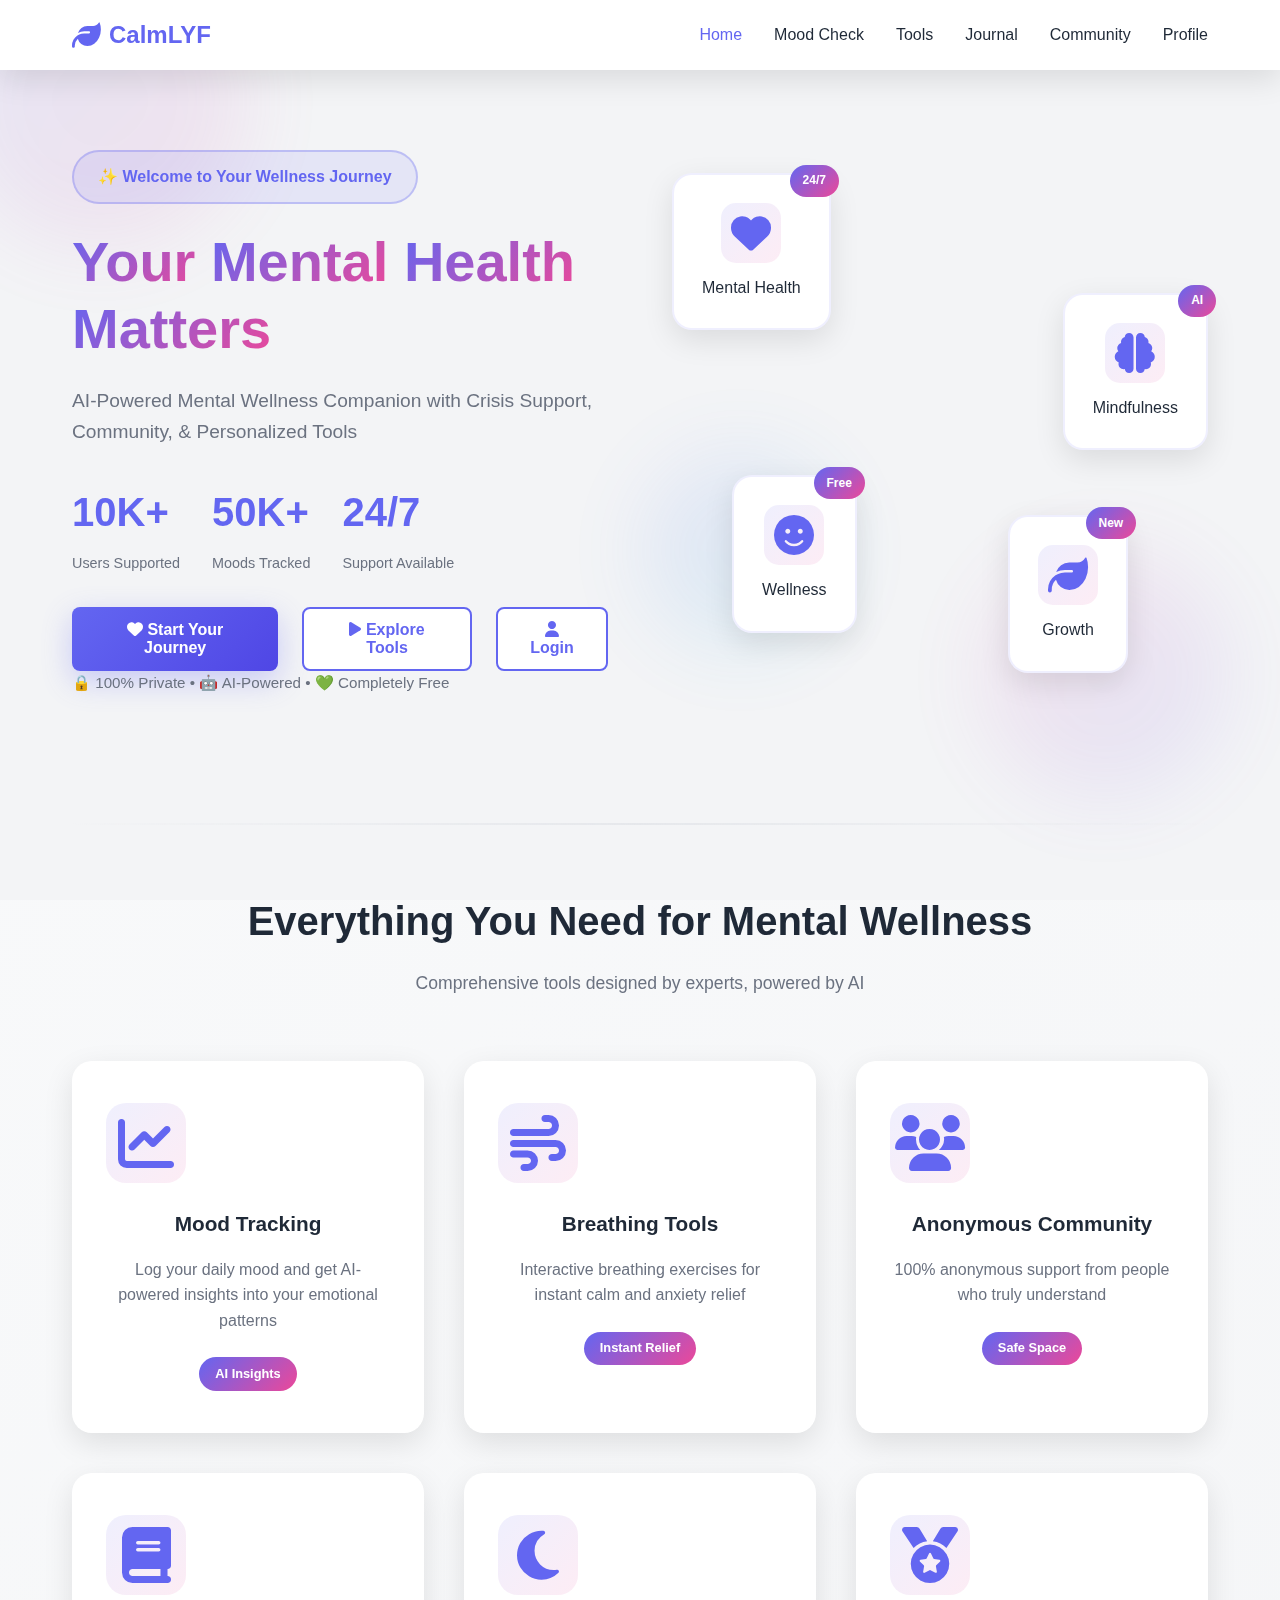
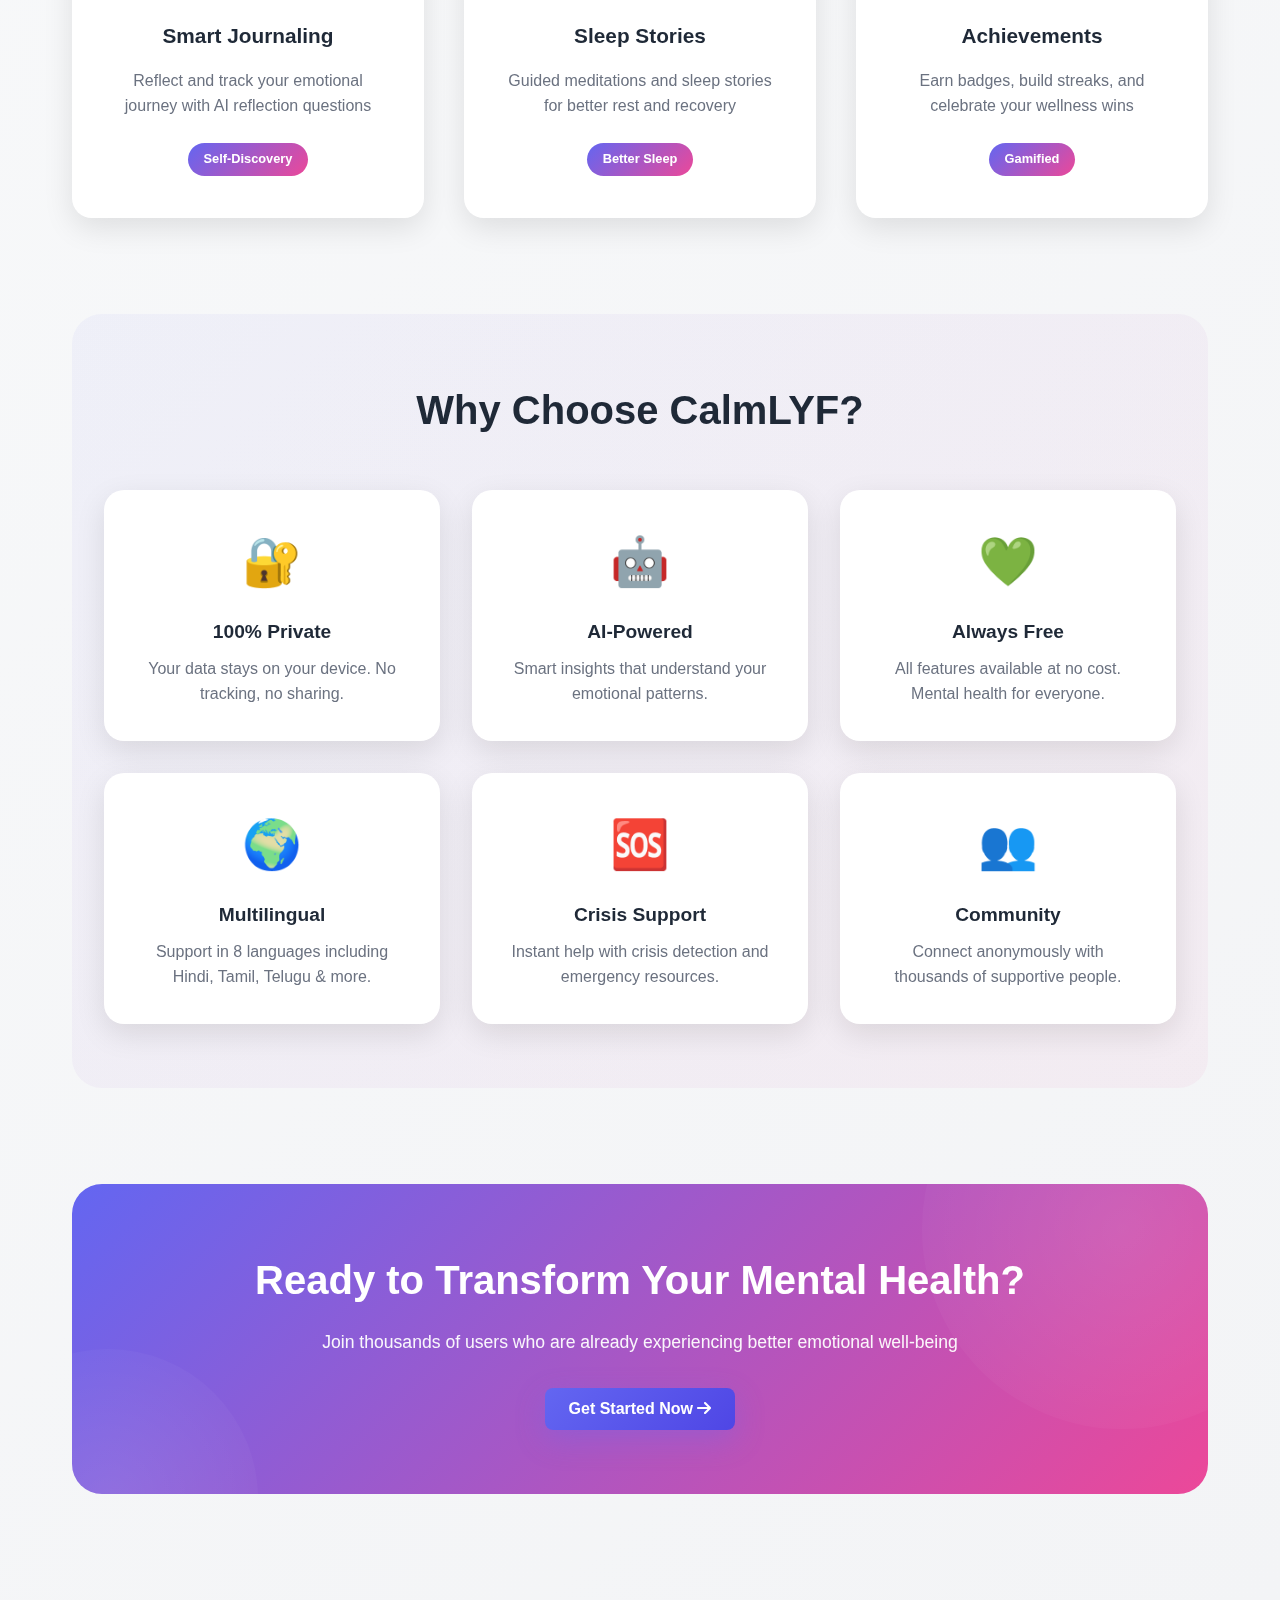
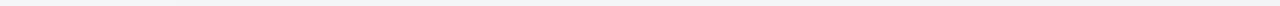
<file: index.html>
<!DOCTYPE html>
<html lang="en">
<head>
    <meta charset="UTF-8">
    <meta name="viewport" content="width=device-width, initial-scale=1.0">
    <title>CalmLYF - Your Mental Wellness Companion</title>
    <link rel="stylesheet" href="styles.css">
    <link rel="stylesheet" href="https://cdnjs.cloudflare.com/ajax/libs/font-awesome/6.4.0/css/all.min.css">
</head>
<body>
    <!-- Navigation -->
    <nav class="navbar">
        <div class="nav-container">
            <div class="logo">
                <i class="fas fa-leaf"></i>
                <span>CalmLYF</span>
            </div>
            <ul class="nav-menu">
                <li><a href="#home" class="nav-link active" data-section="home">Home</a></li>
                <li><a href="#mood" class="nav-link" data-section="mood">Mood Check</a></li>
                <li><a href="#tools" class="nav-link" data-section="tools">Tools</a></li>
                <li><a href="#journal" class="nav-link" data-section="journal">Journal</a></li>
                <li><a href="#community" class="nav-link" data-section="community">Community</a></li>
                <li><a href="#profile" class="nav-link" data-section="profile">Profile</a></li>
            </ul>
            <div class="hamburger">
                <span></span>
                <span></span>
                <span></span>
            </div>
        </div>
    </nav>

    <!-- Home Section -->
    <section id="home" class="section active">
        <!-- Background Animation -->
        <div class="background-animation">
            <div class="blob blob-1"></div>
            <div class="blob blob-2"></div>
            <div class="blob blob-3"></div>
        </div>

        <!-- Hero Section -->
        <div class="hero">
            <div class="hero-content">
                <div class="hero-badge">✨ Welcome to Your Wellness Journey</div>
                <h1 class="hero-title">
                    <span class="word">Your</span>
                    <span class="word">Mental</span>
                    <span class="word">Health</span>
                    <span class="word">Matters</span>
                </h1>
                <p class="hero-subtitle">AI-Powered Mental Wellness Companion with Crisis Support, Community, & Personalized Tools</p>

                <div class="hero-stats">
                    <div class="stat">
                        <span class="stat-number">10K+</span>
                        <span class="stat-text">Users Supported</span>
                    </div>
                    <div class="stat">
                        <span class="stat-number">50K+</span>
                        <span class="stat-text">Moods Tracked</span>
                    </div>
                    <div class="stat">
                        <span class="stat-number">24/7</span>
                        <span class="stat-text">Support Available</span>
                    </div>
                </div>

                <div class="hero-buttons">
                    <button class="btn btn-primary btn-large" onclick="navigateToSection('mood')">
                        <i class="fas fa-heart"></i> Start Your Journey
                    </button>
                    <button class="btn btn-secondary btn-large" onclick="navigateToSection('tools')">
                        <i class="fas fa-play"></i> Explore Tools
                    </button>
                    <!-- NEW: Login button -->
                    <button class="btn btn-secondary btn-large" onclick="openLoginModal()">
                        <i class="fas fa-user"></i> Login
                    </button>
                </div>

                <div class="hero-trust">
                    <p>🔒 100% Private • 🤖 AI-Powered • 💚 Completely Free</p>
                </div>
            </div>
            <div class="hero-visual">
                <div class="floating-card card-1">
                    <div class="card-icon">
                        <i class="fas fa-heart"></i>
                    </div>
                    <p>Mental Health</p>
                    <span class="card-badge">24/7</span>
                </div>
                <div class="floating-card card-2">
                    <div class="card-icon">
                        <i class="fas fa-brain"></i>
                    </div>
                    <p>Mindfulness</p>
                    <span class="card-badge">AI</span>
                </div>
                <div class="floating-card card-3">
                    <div class="card-icon">
                        <i class="fas fa-smile"></i>
                    </div>
                    <p>Wellness</p>
                    <span class="card-badge">Free</span>
                </div>
                <div class="floating-card card-4">
                    <div class="card-icon">
                        <i class="fas fa-leaf"></i>
                    </div>
                    <p>Growth</p>
                    <span class="card-badge">New</span>
                </div>
            </div>
        </div>

        <!-- Divider -->
        <div class="section-divider"></div>

        <!-- Features Overview -->
        <div class="features-section">
            <div class="features-header">
                <h2>Everything You Need for Mental Wellness</h2>
                <p>Comprehensive tools designed by experts, powered by AI</p>
            </div>
            <div class="features-grid">
                <div class="feature-card feature-card-1">
                    <div class="feature-glow"></div>
                    <div class="feature-icon">
                        <i class="fas fa-chart-line"></i>
                    </div>
                    <h3>Mood Tracking</h3>
                    <p>Log your daily mood and get AI-powered insights into your emotional patterns</p>
                    <div class="feature-footer">
                        <span class="feature-tag">AI Insights</span>
                    </div>
                </div>
                <div class="feature-card feature-card-2">
                    <div class="feature-glow"></div>
                    <div class="feature-icon">
                        <i class="fas fa-wind"></i>
                    </div>
                    <h3>Breathing Tools</h3>
                    <p>Interactive breathing exercises for instant calm and anxiety relief</p>
                    <div class="feature-footer">
                        <span class="feature-tag">Instant Relief</span>
                    </div>
                </div>
                <div class="feature-card feature-card-3">
                    <div class="feature-glow"></div>
                    <div class="feature-icon">
                        <i class="fas fa-users"></i>
                    </div>
                    <h3>Anonymous Community</h3>
                    <p>100% anonymous support from people who truly understand</p>
                    <div class="feature-footer">
                        <span class="feature-tag">Safe Space</span>
                    </div>
                </div>
                <div class="feature-card feature-card-4">
                    <div class="feature-glow"></div>
                    <div class="feature-icon">
                        <i class="fas fa-book"></i>
                    </div>
                    <h3>Smart Journaling</h3>
                    <p>Reflect and track your emotional journey with AI reflection questions</p>
                    <div class="feature-footer">
                        <span class="feature-tag">Self-Discovery</span>
                    </div>
                </div>
                <div class="feature-card feature-card-5">
                    <div class="feature-glow"></div>
                    <div class="feature-icon">
                        <i class="fas fa-moon"></i>
                    </div>
                    <h3>Sleep Stories</h3>
                    <p>Guided meditations and sleep stories for better rest and recovery</p>
                    <div class="feature-footer">
                        <span class="feature-tag">Better Sleep</span>
                    </div>
                </div>
                <div class="feature-card feature-card-6">
                    <div class="feature-glow"></div>
                    <div class="feature-icon">
                        <i class="fas fa-medal"></i>
                    </div>
                    <h3>Achievements</h3>
                    <p>Earn badges, build streaks, and celebrate your wellness wins</p>
                    <div class="feature-footer">
                        <span class="feature-tag">Gamified</span>
                    </div>
                </div>
            </div>
        </div>

        <!-- Why Choose CalmLYF -->
        <div class="why-section">
            <h2>Why Choose CalmLYF?</h2>
            <div class="why-grid">
                <div class="why-card">
                    <div class="why-icon">🔐</div>
                    <h4>100% Private</h4>
                    <p>Your data stays on your device. No tracking, no sharing.</p>
                </div>
                <div class="why-card">
                    <div class="why-icon">🤖</div>
                    <h4>AI-Powered</h4>
                    <p>Smart insights that understand your emotional patterns.</p>
                </div>
                <div class="why-card">
                    <div class="why-icon">💚</div>
                    <h4>Always Free</h4>
                    <p>All features available at no cost. Mental health for everyone.</p>
                </div>
                <div class="why-card">
                    <div class="why-icon">🌍</div>
                    <h4>Multilingual</h4>
                    <p>Support in 8 languages including Hindi, Tamil, Telugu & more.</p>
                </div>
                <div class="why-card">
                    <div class="why-icon">🆘</div>
                    <h4>Crisis Support</h4>
                    <p>Instant help with crisis detection and emergency resources.</p>
                </div>
                <div class="why-card">
                    <div class="why-icon">👥</div>
                    <h4>Community</h4>
                    <p>Connect anonymously with thousands of supportive people.</p>
                </div>
            </div>
        </div>

        <!-- CTA Section -->
        <div class="cta-section">
            <div class="cta-content">
                <h2>Ready to Transform Your Mental Health?</h2>
                <p>Join thousands of users who are already experiencing better emotional well-being</p>
                <button class="btn btn-primary btn-large" onclick="navigateToSection('mood')">
                    Get Started Now <i class="fas fa-arrow-right"></i>
                </button>
            </div>
        </div>
    </section>

    <!-- Mood Check Section -->
    <section id="mood" class="section">
        <div class="section-header">
            <h2>How are you feeling today?</h2>
            <p>Quick emotional check-in (takes 30 seconds)</p>
        </div>
        <div class="mood-container">
            <div class="mood-selector">
                <div class="mood-option" data-mood="happy" data-emotion="happy">
                    <i class="fas fa-grin-stars"></i>
                    <span>Happy</span>
                </div>
                <div class="mood-option" data-mood="calm" data-emotion="calm">
                    <i class="fas fa-spa"></i>
                    <span>Calm</span>
                </div>
                <div class="mood-option" data-mood="neutral" data-emotion="neutral">
                    <i class="fas fa-meh"></i>
                    <span>Neutral</span>
                </div>
                <div class="mood-option" data-mood="anxious" data-emotion="anxiety">
                    <i class="fas fa-flushed"></i>
                    <span>Anxious</span>
                </div>
                <div class="mood-option" data-mood="sad" data-emotion="sadness">
                    <i class="fas fa-frown"></i>
                    <span>Sad</span>
                </div>
                <div class="mood-option" data-mood="stressed" data-emotion="stress">
                    <i class="fas fa-tired"></i>
                    <span>Stressed</span>
                </div>
            </div>
            <div class="mood-details" id="moodDetails" style="display: none;">
                <h3>Tell us more</h3>
                <textarea id="moodText" placeholder="What's on your mind? (optional)"></textarea>
                <div class="emotion-tags">
                    <label><input type="checkbox" value="stress"> Stress</label>
                    <label><input type="checkbox" value="sadness"> Sadness</label>
                    <label><input type="checkbox" value="anger"> Anger</label>
                    <label><input type="checkbox" value="anxiety"> Anxiety</label>
                    <label><input type="checkbox" value="confusion"> Confusion</label>
                </div>
                <button class="btn btn-primary" onclick="saveMood()">Save Mood Entry</button>
            </div>
            <div class="mood-insights" id="moodInsights" style="display: none;">
                <h3>Your Insights</h3>
                <div class="insight-card">
                    <p id="insightText"></p>
                    <div class="suggested-action">
                        <h4>Suggested Action:</h4>
                        <p id="suggestedAction"></p>
                    </div>
                </div>
            </div>
        </div>
        <!-- Mood Graph -->
        <div class="mood-graph-container">
            <h3>Your Mood This Week</h3>
            <div class="mood-chart">
                <canvas id="moodChart"></canvas>
            </div>
        </div>
    </section>

    <!-- Tools Section -->
    <section id="tools" class="section">
        <div class="section-header">
            <h2>Wellness Tools</h2>
            <p>Interactive exercises for instant calm</p>
        </div>
        <div class="tools-grid">
            <!-- Breathing Exercise -->
            <div class="tool-card">
                <div class="tool-icon">
                    <i class="fas fa-wind"></i>
                </div>
                <h3>4-7-8 Breathing</h3>
                <p>Proven technique to reduce anxiety</p>
                <button class="btn btn-secondary" onclick="startBreathing()">Start Exercise</button>
            </div>
            <!-- Panic SOS -->
            <div class="tool-card">
                <div class="tool-icon">
                    <i class="fas fa-exclamation-circle"></i>
                </div>
                <h3>Panic SOS</h3>
                <p>Immediate help during panic attacks</p>
                <button class="btn btn-secondary" onclick="startPanicSOS()">Get Help Now</button>
            </div>
            <!-- Grounding Exercise -->
            <div class="tool-card">
                <div class="tool-icon">
                    <i class="fas fa-tree"></i>
                </div>
                <h3>5-4-3-2-1 Grounding</h3>
                <p>Emergency grounding technique</p>
                <button class="btn btn-secondary" onclick="startGrounding()">Begin</button>
            </div>
            <!-- Sleep Story -->
            <div class="tool-card">
                <div class="tool-icon">
                    <i class="fas fa-moon"></i>
                </div>
                <h3>Sleep Stories</h3>
                <p>Guided meditations for better sleep</p>
                <button class="btn btn-secondary" onclick="startSleepStory()">Listen</button>
            </div>
            <!-- Mindful Break -->
            <div class="tool-card">
                <div class="tool-icon">
                    <i class="fas fa-hourglass-half"></i>
                </div>
                <h3>1-Minute Calm</h3>
                <p>Quick mindfulness break</p>
                <button class="btn btn-secondary" onclick="startMindfulBreak()">Start</button>
            </div>
            <!-- Anxiety Timer -->
            <div class="tool-card">
                <div class="tool-icon">
                    <i class="fas fa-clock"></i>
                </div>
                <h3>Anxiety Timer</h3>
                <p>Track and manage anxiety episodes</p>
                <button class="btn btn-secondary" onclick="startAnxietyTimer()">Begin</button>
            </div>

            <!-- Voice Record Tool -->
            <div class="tool-card">
                <div class="tool-icon">
                    <i class="fas fa-microphone"></i>
                </div>
                <h3>Voice Note</h3>
                <p>Record and listen to your thoughts</p>
                <button class="btn" id="voiceRecord">Record</button>
                <button class="btn" id="voiceStop">Stop</button>
                <audio id="voicePlayer" controls></audio>
                <textarea id="voiceTranscript" placeholder="Transcript"></textarea>
            </div>
        </div>

        <!-- Active Tool Modal -->
        <div id="toolModal" class="modal">
            <div class="modal-content">
                <span class="close" onclick="closeToolModal()">&times;</span>
                <div id="toolContent"></div>
            </div>
        </div>
    </section>

    <!-- Journal Section -->
    <section id="journal" class="section">
        <div class="section-header">
            <h2>Mood Journal</h2>
            <p>Reflect on your emotions and track patterns</p>
        </div>
        <div class="journal-container">
            <div class="journal-input">
                <h3>New Journal Entry</h3>
                <input type="text" id="journalTitle" placeholder="Title (optional)">
                <textarea id="journalText" placeholder="What's on your mind today?"></textarea>
                <div class="journal-tags">
                    <label><input type="checkbox" value="gratitude"> Gratitude</label>
                    <label><input type="checkbox" value="reflection"> Reflection</label>
                    <label><input type="checkbox" value="goals"> Goals</label>
                    <label><input type="checkbox" value="challenges"> Challenges</label>
                </div>
                <button class="btn btn-primary" onclick="saveJournalEntry()">Save Entry</button>
            </div>
            <div class="journal-entries">
                <h3>Recent Entries</h3>
                <div id="journalList"></div>
            </div>
        </div>
        <!-- AI Reflection Questions -->
        <div class="reflection-box">
            <h3>AI Reflection Questions</h3>
            <div class="reflection-questions">
                <div class="question-card">
                    <p>"What triggered your stress today?"</p>
                    <textarea placeholder="Your answer..."></textarea>
                </div>
                <div class="question-card">
                    <p>"What made you feel good today?"</p>
                    <textarea placeholder="Your answer..."></textarea>
                </div>
                <div class="question-card">
                    <p>"What do you want to improve tomorrow?"</p>
                    <textarea placeholder="Your answer..."></textarea>
                </div>
            </div>
        </div>
    </section>

    <!-- Community Section -->
    <section id="community" class="section">
        <div class="section-header">
            <h2>Community Support</h2>
            <p>100% Anonymous • Safe Space • Moderated</p>
        </div>
        <div class="community-container">
            <div class="community-tabs">
                <button class="tab-btn active" onclick="switchCommunityTab('feed')">Feed</button>
                <button class="tab-btn" onclick="switchCommunityTab('groups')">Support Groups</button>
                <button class="tab-btn" onclick="switchCommunityTab('share')">Share Your Story</button>
            </div>

            <!-- Feed Tab -->
            <div id="feed" class="tab-content active">
                <div class="post-card">
                    <div class="post-header">
                        <span class="anonymous">Anonymous User</span>
                        <span class="post-time">2 hours ago</span>
                    </div>
                    <p class="post-content">Just finished my first meditation session. Feeling so much calmer now! 🧘</p>
                    <div class="post-tags">
                        <span class="tag">Mindfulness</span>
                        <span class="tag">Success</span>
                    </div>
                    <div class="post-actions">
                        <button onclick="likePost(this)"><i class="fas fa-heart"></i> 24</button>
                        <button onclick="replyPost(this)"><i class="fas fa-comment"></i> 5</button>
                    </div>
                </div>
                <div class="post-card">
                    <div class="post-header">
                        <span class="anonymous">Anonymous User</span>
                        <span class="post-time">4 hours ago</span>
                    </div>
                    <p class="post-content">Struggling with exam pressure. Anyone else feeling the same? Would love to talk.</p>
                    <div class="post-tags">
                        <span class="tag">Exam Stress</span>
                        <span class="tag">Support</span>
                    </div>
                    <div class="post-actions">
                        <button onclick="likePost(this)"><i class="fas fa-heart"></i> 18</button>
                        <button onclick="replyPost(this)"><i class="fas fa-comment"></i> 12</button>
                    </div>
                </div>
            </div>

            <!-- Groups Tab -->
            <div id="groups" class="tab-content">
                <div class="group-card">
                    <div>
                        <h4>Stress & Work</h4>
                        <p>For people dealing with work-related stress</p>
                        <span class="member-count">2,340 members</span>
                    </div>
                    <button class="btn btn-secondary" onclick="joinGroup(this)">Join</button>
                </div>
                <div class="group-card">
                    <div>
                        <h4>Loneliness & Connection</h4>
                        <p>Building meaningful relationships</p>
                        <span class="member-count">1,890 members</span>
                    </div>
                    <button class="btn btn-secondary" onclick="joinGroup(this)">Join</button>
                </div>
                <div class="group-card">
                    <div>
                        <h4>Breakups & Heartbreak</h4>
                        <p>Healing and moving forward</p>
                        <span class="member-count">1,560 members</span>
                    </div>
                    <button class="btn btn-secondary" onclick="joinGroup(this)">Join</button>
                </div>
                <div class="group-card">
                    <div>
                        <h4>Exam Pressure</h4>
                        <p>Students supporting students</p>
                        <span class="member-count">3,120 members</span>
                    </div>
                    <button class="btn btn-secondary" onclick="joinGroup(this)">Join</button>
                </div>
            </div>

            <!-- Share Tab -->
            <div id="share" class="tab-content">
                <div class="share-form">
                    <h3>Share Your Story (Anonymous)</h3>
                    <textarea id="shareText" placeholder="What would you like to share? Your identity will remain completely anonymous."></textarea>
                    <div class="share-tags">
                        <label><input type="checkbox" value="stress"> Stress</label>
                        <label><input type="checkbox" value="sadness"> Sadness</label>
                        <label><input type="checkbox" value="anxiety"> Anxiety</label>
                        <label><input type="checkbox" value="success"> Success</label>
                    </div>
                    <button class="btn btn-primary" onclick="shareStory()">Post Anonymously</button>
                </div>
            </div>
        </div>
    </section>

    <!-- Profile Section -->
    <section id="profile" class="section">
        <div class="section-header">
            <h2>Your Profile</h2>
            <p>Track your progress and achievements</p>
        </div>
        <div class="profile-container">
            <!-- User Stats -->
            <div class="profile-stats">
                <div class="stat-card">
                    <div class="stat-number">24</div>
                    <div class="stat-label">Mood Entries</div>
                </div>
                <div class="stat-card">
                    <div class="stat-number">12</div>
                    <div class="stat-label">Journal Entries</div>
                </div>
                <div class="stat-card">
                    <div class="stat-number">8</div>
                    <div class="stat-label">Day Streak</div>
                </div>
                <div class="stat-card">
                    <div class="stat-number">450</div>
                    <div class="stat-label">CalmCoins</div>
                </div>
            </div>

            <!-- Achievements -->
            <div class="achievements-section">
                <h3>Achievements</h3>
                <div class="achievements-grid">
                    <div class="achievement unlocked">
                        <i class="fas fa-star"></i>
                        <p>First Step</p>
                    </div>
                    <div class="achievement unlocked">
                        <i class="fas fa-fire"></i>
                        <p>7-Day Streak</p>
                    </div>
                    <div class="achievement unlocked">
                        <i class="fas fa-brain"></i>
                        <p>Mindful Mind</p>
                    </div>
                    <div class="achievement">
                        <i class="fas fa-heart"></i>
                        <p>30-Day Streak</p>
                    </div>
                    <div class="achievement">
                        <i class="fas fa-trophy"></i>
                        <p>Wellness Master</p>
                    </div>
                    <div class="achievement">
                        <i class="fas fa-crown"></i>
                        <p>Community Leader</p>
                    </div>
                </div>
            </div>

            <!-- Preferences -->
            <div class="preferences-section">
                <h3>Personalization</h3>
                <div class="preference-item">
                    <label>AI Communication Style:</label>
                    <select id="aiStyle">
                        <option>Calm & Gentle</option>
                        <option>Professional</option>
                        <option>Friendly</option>
                        <option>Direct</option>
                    </select>
                </div>
                <div class="preference-item">
                    <label>Preferred Language:</label>
                    <select id="language">
                        <option>English</option>
                        <option>Hindi</option>
                        <option>Marathi</option>
                        <option>Tamil</option>
                        <option>Telugu</option>
                        <option>Bengali</option>
                        <option>Kannada</option>
                        <option>Gujarati</option>
                    </select>
                </div>
                <div class="preference-item">
                    <label>
                        <input type="checkbox" checked> Enable notifications
                    </label>
                </div>
                <button class="btn btn-primary" onclick="savePreferences()">Save Preferences</button>
            </div>
        </div>
    </section>

    <!-- Mind-Care Feed Section -->
    <section id="feed-section" class="section">
        <div class="section-header">
            <h2>Daily Mind-Care Feed</h2>
            <p>Scroll for quick tips, affirmations & meditations</p>
        </div>
        <div class="mindcare-feed">
            <div class="feed-card">
                <div class="feed-type">💡 Tip</div>
                <p>Take 5 deep breaths before responding to stress. It activates your parasympathetic nervous system.</p>
            </div>
            <div class="feed-card">
                <div class="feed-type">✨ Affirmation</div>
                <p>You are stronger than you think. Every challenge you overcome makes you more resilient.</p>
            </div>
            <div class="feed-card">
                <div class="feed-type">🎯 Micro-Habit</div>
                <p>Drink a glass of water right now. Hydration improves mood and focus instantly.</p>
            </div>
            <div class="feed-card">
                <div class="feed-type">🧘 Meditation</div>
                <p>Try a 2-minute body scan: Notice sensations from head to toe without judgment.</p>
            </div>
            <div class="feed-card">
                <div class="feed-type">📚 Story</div>
                <p>Sarah struggled with anxiety for years. Today, she completed her first marathon. Progress isn't linear, but it's real.</p>
            </div>
        </div>
    </section>

    <!-- Crisis Modal -->
    <div id="crisisModal" class="modal">
        <div class="modal-content crisis-modal">
            <span class="close" onclick="closeCrisisModal()">&times;</span>
            <h2>We're Here for You</h2>
            <p>If you're in crisis, please reach out to someone who can help:</p>
            <div class="crisis-resources">
                <div class="resource">
                    <h4>Emergency Helpline</h4>
                    <p>Call: 1-800-273-8255</p>
                </div>
                <div class="resource">
                    <h4>Crisis Text Line</h4>
                    <p>Text HOME to 741741</p>
                </div>
                <div class="resource">
                    <h4>International Association for Suicide Prevention</h4>
                    <p>https://www.iasp.info/resources/Crisis_Centres/</p>
                </div>
            </div>
            <button class="btn btn-primary" onclick="connectWithTherapist()">Connect with Therapist</button>
            <button class="btn btn-secondary" onclick="closeCrisisModal()">I'm Safe</button>
        </div>
    </div>

    <!-- Login Modal -->
    <div id="loginModal" class="modal">
        <div class="modal-content" style="max-width: 480px;">
            <span class="close" onclick="closeLoginModal()">&times;</span>
            <h2 style="text-align: center; margin-bottom: 1rem;">Login / Register</h2>

            <!-- Role Tabs -->
            <div class="role-tabs">
                <button class="role-tab active" data-role="client" onclick="switchRole('client')">
                    Client
                </button>
                <button class="role-tab" data-role="doctor" onclick="switchRole('doctor')">
                    Doctor
                </button>
            </div>

            <!-- Client Form -->
            <form id="clientForm" class="role-form active" onsubmit="handleClientSubmit(event)">
                <h3 style="text-align: center; margin-bottom: 0.8rem;">Client Details</h3>
                <div class="form-row">
                    <label>Full Name</label>
                    <input type="text" id="clientName" placeholder="Enter your name" required>
                </div>
                <div class="form-row">
                    <label>Age</label>
                    <input type="number" id="clientAge" min="1" max="120" placeholder="Enter your age" required>
                </div>
                <div class="form-row">
                    <label>Email</label>
                    <input type="email" id="clientEmail" placeholder="Enter your email" required>
                </div>
                <div class="form-row">
                    <label>Mobile Number</label>
                    <input type="tel" id="clientMobile" placeholder="10-digit mobile number" required>
                </div>
                <div class="form-row">
                    <label>Gender</label>
                    <select id="clientGender" required>
                        <option value="">Select</option>
                        <option value="female">Female</option>
                        <option value="male">Male</option>
                        <option value="other">Other</option>
                        <option value="prefer_not_say">Prefer not to say</option>
                    </select>
                </div>
                <button type="submit" class="btn btn-primary" style="width: 100%; margin-top: 1rem;">
                    Continue as Client
                </button>
            </form>

            <!-- Doctor Form -->
            <form id="doctorForm" class="role-form" onsubmit="handleDoctorSubmit(event)">
                <h3 style="text-align: center; margin-bottom: 0.8rem;">Doctor Details</h3>
                <div class="form-row">
                    <label>Full Name</label>
                    <input type="text" id="doctorName" placeholder="Enter your name" required>
                </div>
                <div class="form-row">
                    <label>Age</label>
                    <input type="number" id="doctorAge" min="22" max="90" placeholder="Enter your age" required>
                </div>
                <div class="form-row">
                    <label>Email</label>
                    <input type="email" id="doctorEmail" placeholder="Enter your email" required>
                </div>
                <div class="form-row">
                    <label>Mobile Number</label>
                    <input type="tel" id="doctorMobile" placeholder="10-digit mobile number" required>
                </div>
                <div class="form-row">
                    <label>Gender</label>
                    <select id="doctorGender" required>
                        <option value="">Select</option>
                        <option value="female">Female</option>
                        <option value="male">Male</option>
                        <option value="other">Other</option>
                        <option value="prefer_not_say">Prefer not to say</option>
                    </select>
                </div>
                <div class="form-row">
                    <label>Specialization</label>
                    <input type="text" id="doctorSpecialization" placeholder="Psychiatrist, Psychologist, etc." required>
                </div>
                <div class="form-row">
                    <label>Registration / License No.</label>
                    <input type="text" id="doctorRegNo" placeholder="Medical registration number" required>
                </div>
                <button type="submit" class="btn btn-primary" style="width: 100%; margin-top: 1rem;">
                    Continue as Doctor
                </button>
            </form>
        </div>
    </div>

    <script src="script.js"></script>
</body>
</html>
</file>
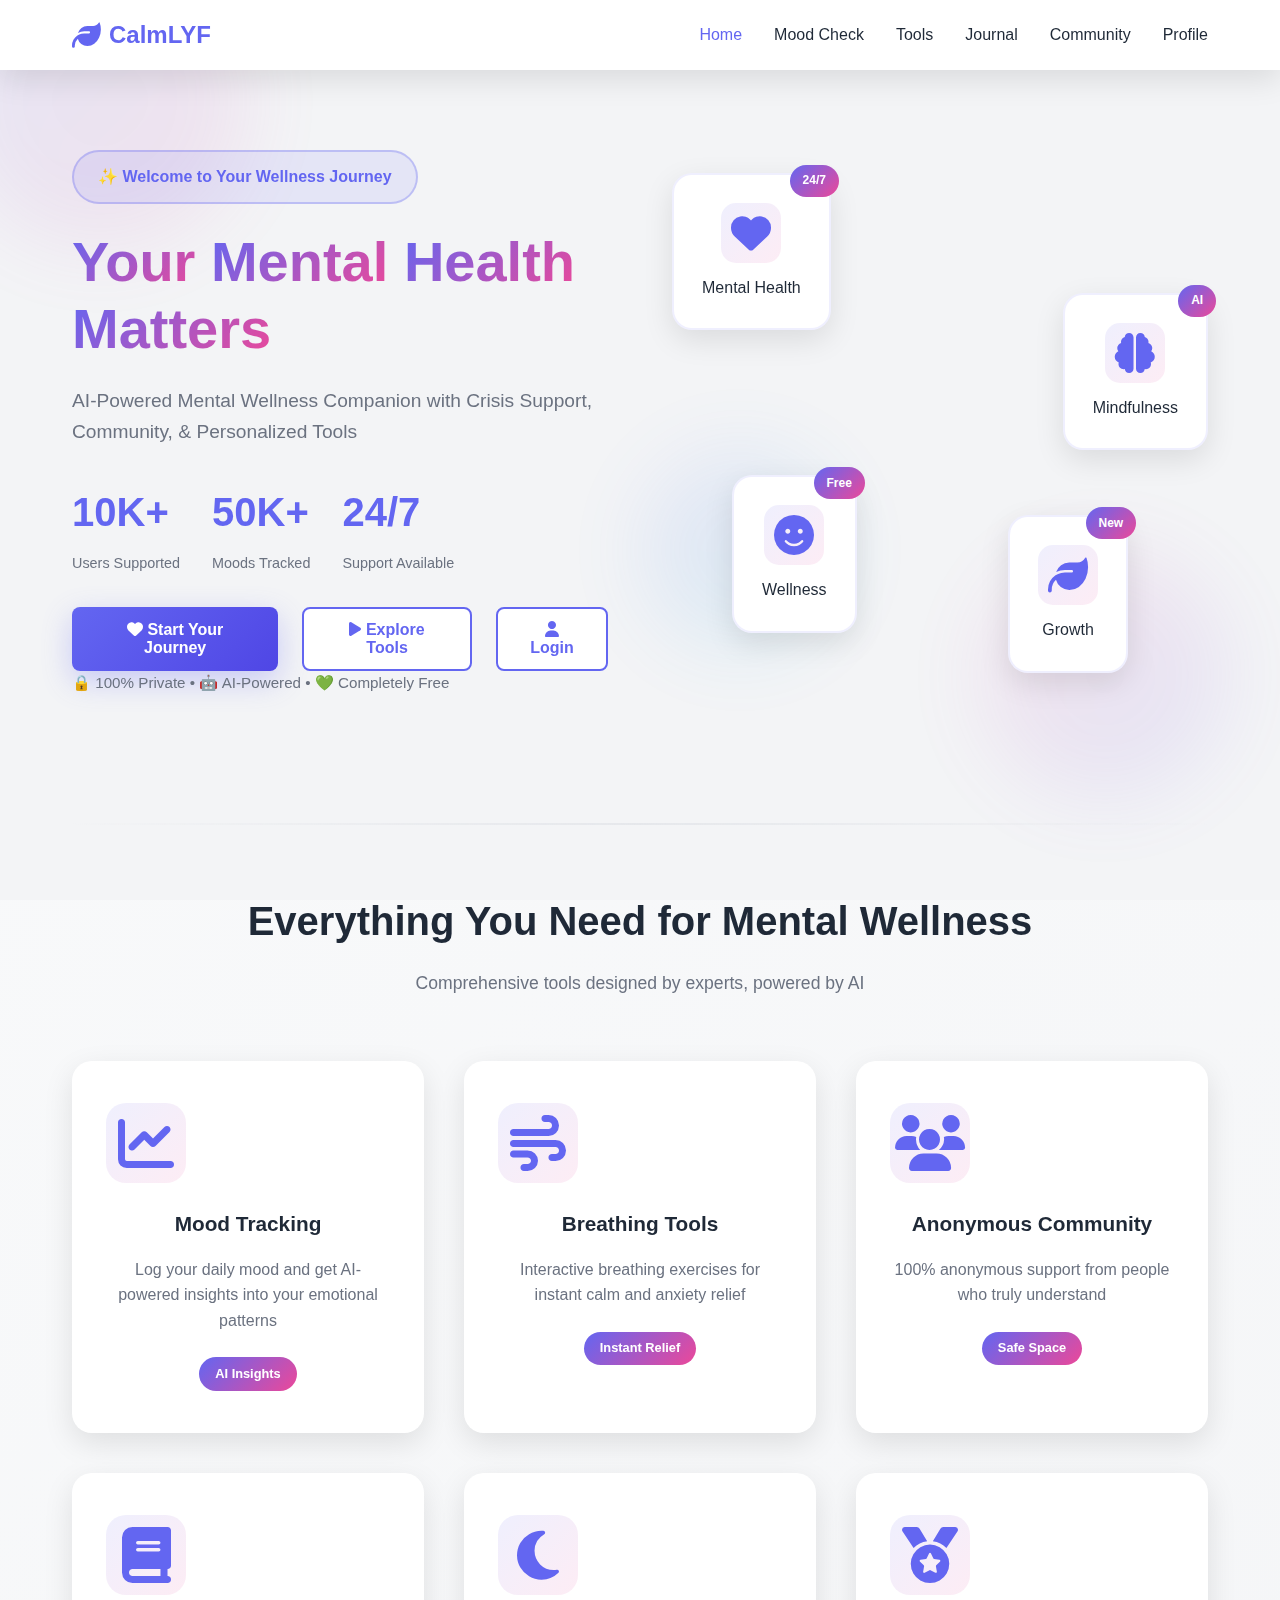
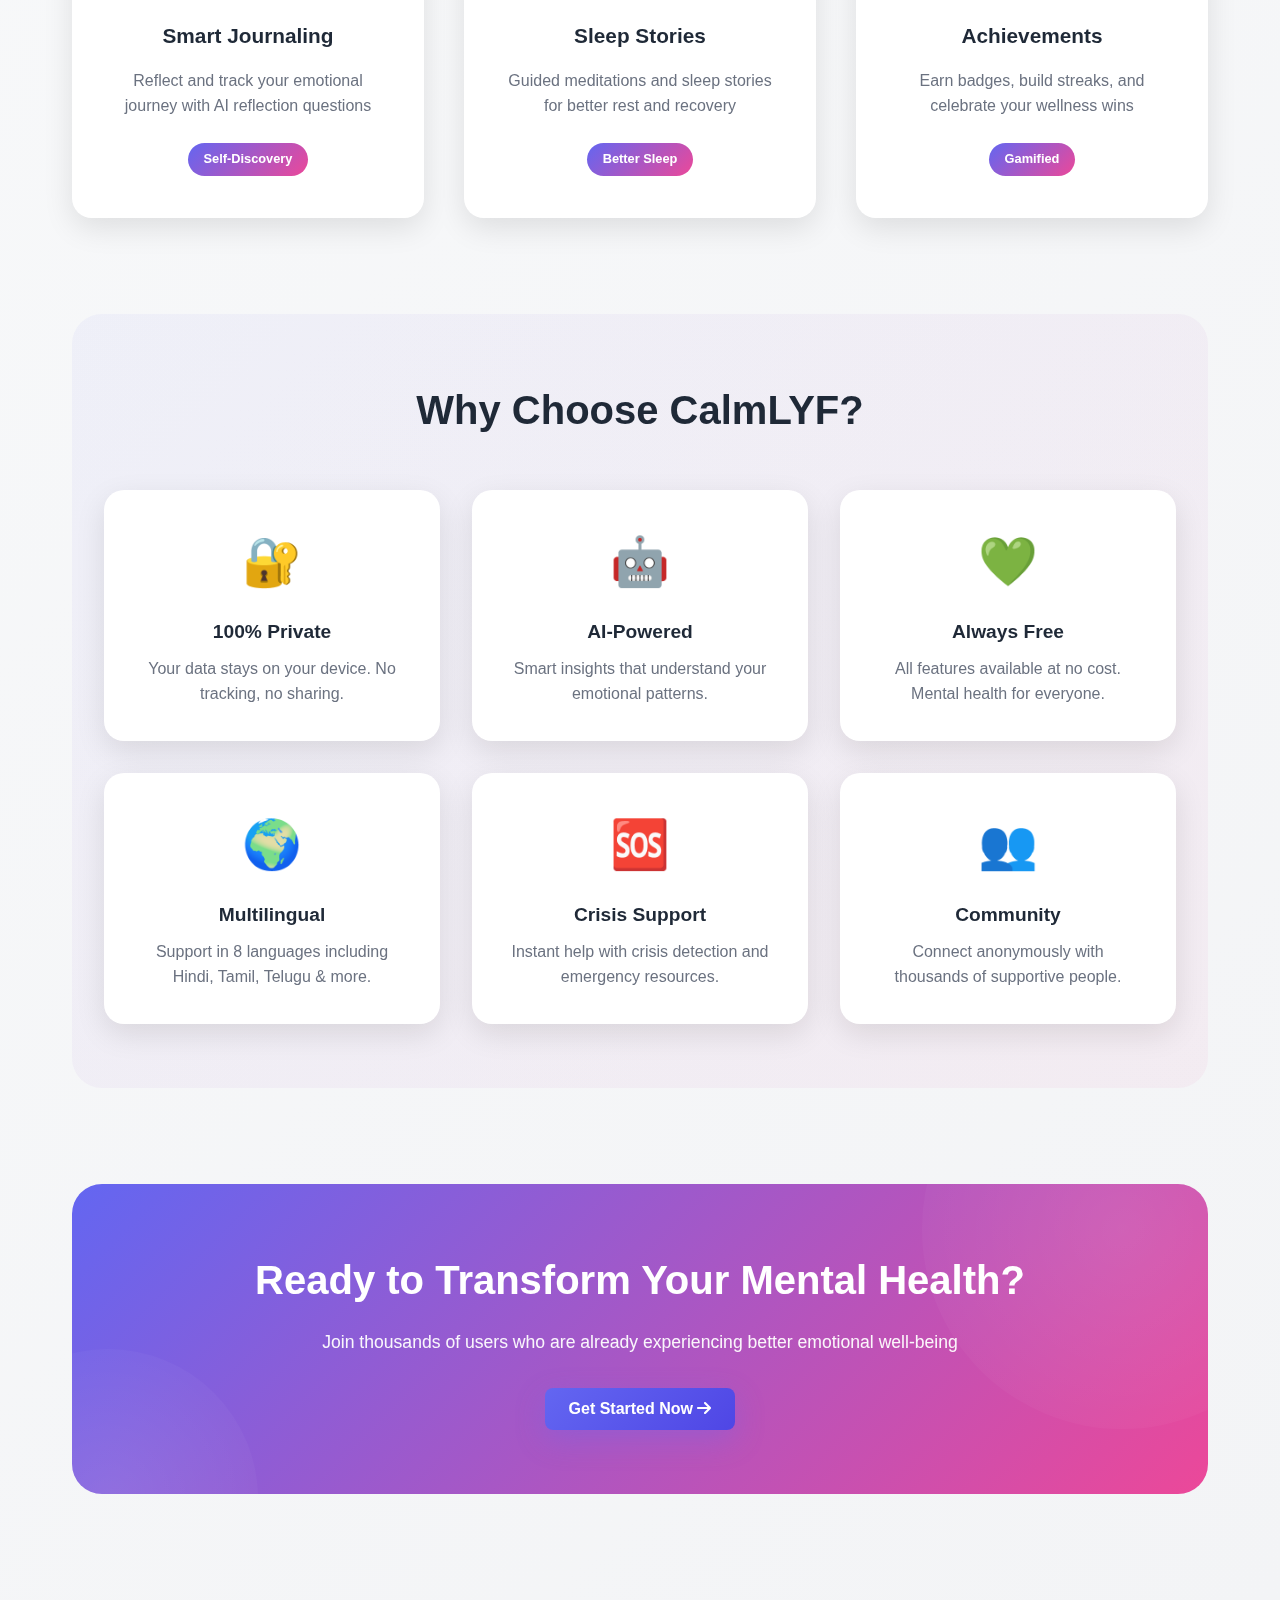
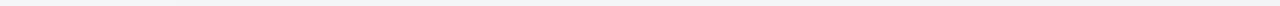
<file: doctor-portal.html>
<!DOCTYPE html>
<html lang="en">
<head>
    <meta charset="UTF-8">
    <meta name="viewport" content="width=device-width, initial-scale=1.0">
    <title>CalmLYF Doctor Portal</title>
    <link rel="stylesheet" href="styles.css">
    <link rel="stylesheet" href="https://cdnjs.cloudflare.com/ajax/libs/font-awesome/6.4.0/css/all.min.css">
    <style>
        * {
            margin: 0;
            padding: 0;
            box-sizing: border-box;
        }

        body {
            font-family: 'Segoe UI', Tahoma, Geneva, Verdana, sans-serif;
            background: linear-gradient(135deg, #f9fafb 0%, #f3f4f6 100%);
            color: #1f2937;
        }

        .doctor-header {
            background: white;
            padding: 1rem 2rem;
            box-shadow: 0 2px 10px rgba(0, 0, 0, 0.1);
            display: flex;
            justify-content: space-between;
            align-items: center;
        }

        .doctor-header h1 {
            color: #6366f1;
            font-size: 1.5rem;
        }

        .doctor-nav {
            display: flex;
            gap: 2rem;
            align-items: center;
        }

        .doctor-nav a {
            text-decoration: none;
            color: #6b7280;
            font-weight: 500;
            transition: color 0.3s;
        }

        .doctor-nav a:hover,
        .doctor-nav a.active {
            color: #6366f1;
        }

        .doctor-user-info {
            display: flex;
            align-items: center;
            gap: 1rem;
            color: #6b7280;
        }

        .notification-container {
            position: relative;
        }

        .notification-btn {
            background: white;
            border: 2px solid #e5e7eb;
            width: 45px;
            height: 45px;
            border-radius: 50%;
            cursor: pointer;
            font-size: 1.2rem;
            color: #6b7280;
            transition: all 0.3s ease;
            display: flex;
            align-items: center;
            justify-content: center;
            position: relative;
        }

        .notification-btn:hover {
            border-color: #6366f1;
            color: #6366f1;
            background: #eef2ff;
        }

        .notification-badge {
            position: absolute;
            top: -5px;
            right: -5px;
            background: #ef4444;
            color: white;
            border-radius: 50%;
            width: 20px;
            height: 20px;
            display: flex;
            align-items: center;
            justify-content: center;
            font-size: 0.7rem;
            font-weight: bold;
            border: 2px solid white;
        }

        .notification-dropdown {
            position: absolute;
            top: 55px;
            right: 0;
            background: white;
            border-radius: 12px;
            box-shadow: 0 10px 40px rgba(0, 0, 0, 0.15);
            width: 350px;
            max-height: 500px;
            overflow-y: auto;
            z-index: 1000;
            border: 2px solid #e5e7eb;
        }

        .notification-header {
            padding: 1rem;
            border-bottom: 2px solid #e5e7eb;
            display: flex;
            justify-content: space-between;
            align-items: center;
            background: #f9fafb;
            border-radius: 12px 12px 0 0;
        }

        .notification-header h4 {
            margin: 0;
            color: #1f2937;
            font-size: 1rem;
        }

        .mark-read-btn {
            background: none;
            border: none;
            color: #6366f1;
            cursor: pointer;
            font-size: 0.85rem;
            font-weight: 600;
        }

        .mark-read-btn:hover {
            text-decoration: underline;
        }

        .notification-list {
            max-height: 400px;
            overflow-y: auto;
        }

        .notification-item {
            padding: 1rem;
            border-bottom: 1px solid #e5e7eb;
            cursor: pointer;
            transition: background 0.3s;
            display: flex;
            gap: 1rem;
            align-items: start;
        }

        .notification-item:hover {
            background: #f9fafb;
        }

        .notification-item:last-child {
            border-bottom: none;
        }

        .notification-icon {
            width: 40px;
            height: 40px;
            background: linear-gradient(135deg, #6366f1 0%, #ec4899 100%);
            border-radius: 50%;
            display: flex;
            align-items: center;
            justify-content: center;
            color: white;
            font-size: 1rem;
            flex-shrink: 0;
        }

        .notification-content {
            flex: 1;
        }

        .notification-content h5 {
            margin: 0 0 0.25rem 0;
            color: #1f2937;
            font-size: 0.95rem;
        }

        .notification-content p {
            margin: 0.25rem 0;
            color: #6b7280;
            font-size: 0.85rem;
        }

        .notification-time {
            font-size: 0.75rem;
            color: #9ca3af;
            white-space: nowrap;
        }

        .logout-btn {
            background: #ef4444;
            color: white;
            border: none;
            padding: 0.5rem 1rem;
            border-radius: 6px;
            cursor: pointer;
            font-weight: 600;
            transition: background 0.3s;
        }

        .logout-btn:hover {
            background: #dc2626;
        }

        .doctor-container {
            max-width: 1400px;
            margin: 2rem auto;
            padding: 0 2rem;
        }

        .dashboard-welcome {
            background: linear-gradient(135deg, #6366f1 0%, #ec4899 100%);
            border-radius: 20px;
            padding: 3rem;
            color: white;
            margin-bottom: 2rem;
            position: relative;
            overflow: hidden;
        }

        .dashboard-welcome::before {
            content: '';
            position: absolute;
            top: -50%;
            right: -10%;
            width: 400px;
            height: 400px;
            background: rgba(255, 255, 255, 0.1);
            border-radius: 50%;
        }

        .dashboard-welcome h2 {
            font-size: 2.5rem;
            margin-bottom: 0.5rem;
        }

        .dashboard-welcome p {
            font-size: 1.1rem;
            opacity: 0.95;
            margin-bottom: 2rem;
        }

        .metrics-grid {
            display: grid;
            grid-template-columns: repeat(auto-fit, minmax(200px, 1fr));
            gap: 1.5rem;
            margin-bottom: 2rem;
        }

        .metric-card {
            background: rgba(255, 255, 255, 0.2);
            backdrop-filter: blur(10px);
            padding: 1.5rem;
            border-radius: 12px;
            border: 1px solid rgba(255, 255, 255, 0.3);
        }

        .metric-card h3 {
            font-size: 2rem;
            margin-bottom: 0.5rem;
        }

        .metric-card p {
            font-size: 0.9rem;
            opacity: 0.9;
        }

        .dashboard-content {
            display: grid;
            grid-template-columns: 2fr 1fr;
            gap: 2rem;
        }

        .dashboard-section {
            background: white;
            border-radius: 15px;
            padding: 2rem;
            box-shadow: 0 4px 15px rgba(0, 0, 0, 0.1);
        }

        .dashboard-section h3 {
            color: #1f2937;
            margin-bottom: 1.5rem;
            font-size: 1.3rem;
        }

        .schedule-item {
            padding: 1rem;
            background: #f9fafb;
            border-radius: 8px;
            margin-bottom: 1rem;
            border-left: 4px solid #6366f1;
        }

        .schedule-item:last-child {
            margin-bottom: 0;
        }

        .schedule-time {
            font-weight: 600;
            color: #6366f1;
            margin-bottom: 0.25rem;
        }

        .schedule-patient {
            color: #6b7280;
        }

        .doctor-footer {
            background: white;
            padding: 1.5rem 2rem;
            text-align: center;
            color: #6b7280;
            margin-top: 3rem;
            border-top: 1px solid #e5e7eb;
        }

        @media (max-width: 768px) {
            .dashboard-content {
                grid-template-columns: 1fr;
            }

            .doctor-nav {
                display: none;
            }

            .dashboard-welcome h2 {
                font-size: 1.8rem;
            }

            .metrics-grid {
                grid-template-columns: repeat(2, 1fr);
            }
        }
    </style>
</head>
<body>
    <!-- Doctor Header -->
    <header class="doctor-header">
        <h1><i class="fas fa-stethoscope"></i> CalmLYF Doctor</h1>
        <nav class="doctor-nav">
            <a href="#" class="active" onclick="showSection('dashboard', this)">Home</a>
            <a href="#" onclick="showSection('patients', this)">Patients</a>
            <a href="#" onclick="showSection('appointments', this)">Appointments</a>
            <a href="#" onclick="showSection('sessions', this)">Sessions</a>
            <a href="#" onclick="showSection('analytics', this)">Analytics</a>
            <a href="#" onclick="showSection('profile', this)">Profile</a>
        </nav>
        <div class="doctor-user-info">
            <!-- Notification Bell -->
            <div class="notification-container">
                <button class="notification-btn" onclick="toggleNotifications()">
                    <i class="fas fa-bell"></i>
                    <span class="notification-badge" id="notificationBadge" style="display: none;">0</span>
                </button>
                <div class="notification-dropdown" id="notificationDropdown" style="display: none;">
                    <div class="notification-header">
                        <h4>Notifications</h4>
                        <button onclick="markAllAsRead()" class="mark-read-btn">Mark all as read</button>
                    </div>
                    <div class="notification-list" id="notificationList">
                        <p style="text-align: center; color: #6b7280; padding: 2rem;">No new notifications</p>
                    </div>
                </div>
            </div>
            <span>(Doctor)</span>
            <button class="logout-btn" onclick="logout()">Logout</button>
        </div>
    </header>

    <!-- Doctor Dashboard -->
    <div class="doctor-container">
        <!-- Dashboard Section -->
        <div id="dashboard" class="doctor-section active">
            <div class="dashboard-welcome">
                <h2>Welcome Back, Doctor</h2>
                <p>Manage your patients, review appointments, and access AI-assisted insights.</p>
                
                <div class="metrics-grid">
                    <div class="metric-card">
                        <h3>12</h3>
                        <p>Active Patients</p>
                    </div>
                    <div class="metric-card">
                        <h3>8</h3>
                        <p>Today's Appointments</p>
                    </div>
                    <div class="metric-card">
                        <h3>95%</h3>
                        <p>Patient Satisfaction</p>
                    </div>
                    <div class="metric-card">
                        <h3>₹24,500</h3>
                        <p>This Month Earnings</p>
                    </div>
                </div>
            </div>

            <div class="dashboard-content">
                <div class="dashboard-section">
                    <h3>📋 Recent Patient Updates</h3>
                    <div id="recentPatientUpdates" style="display: grid; gap: 1rem; margin-top: 1rem;">
                        <p style="color: #6b7280; text-align: center; padding: 2rem;">No recent updates</p>
                    </div>
                </div>

                <div class="dashboard-section">
                    <h3>Today's Schedule</h3>
                    <div class="schedule-item">
                        <div class="schedule-time">10:00 AM</div>
                        <div class="schedule-patient">Priya Sharma - Video Call</div>
                    </div>
                    <div class="schedule-item">
                        <div class="schedule-time">2:00 PM</div>
                        <div class="schedule-patient">Amit Kumar - Phone Call</div>
                    </div>
                </div>
            </div>
        </div>

        <!-- Patients Section -->
        <div id="patients" class="doctor-section" style="display: none;">
            <div class="dashboard-section">
                <div style="display: flex; justify-content: space-between; align-items: center; margin-bottom: 2rem;">
                    <h3>👥 My Patients</h3>
                </div>
                
                <div id="patientsList" style="display: grid; grid-template-columns: repeat(auto-fill, minmax(300px, 1fr)); gap: 1.5rem;">
                </div>
            </div>
        </div>

        <!-- Appointments Section -->
        <div id="appointments" class="doctor-section" style="display: none;">
            <div class="dashboard-section">
                <div style="display: flex; justify-content: space-between; align-items: center; margin-bottom: 2rem;">
                    <h3>📅 Appointments</h3>
                </div>

                <div id="appointmentsList" style="display: grid; gap: 1rem;">
                </div>
                        <div>
                            <div style="display: flex; align-items: center; gap: 1rem; margin-bottom: 0.5rem;">
                                <h4 style="color: #1f2937; margin: 0;">Riya Patel</h4>
                                <span style="background: #f59e0b; color: white; padding: 0.25rem 0.75rem; border-radius: 20px; font-size: 0.8rem;">Pending</span>
                            </div>
                            <p style="color: #6b7280; margin: 0.25rem 0;"><i class="fas fa-clock"></i> Tomorrow, 11:00 AM - 12:00 PM</p>
                            <p style="color: #6b7280; margin: 0;"><i class="fas fa-video"></i> Video Call</p>
                        </div>
                        <div style="display: flex; gap: 0.5rem;">
                            <button style="background: #6366f1; color: white; border: none; padding: 0.5rem 1rem; border-radius: 6px; cursor: pointer;">Confirm</button>
                            <button style="background: white; color: #6b7280; border: 2px solid #e5e7eb; padding: 0.5rem 1rem; border-radius: 6px; cursor: pointer;">Cancel</button>
                        </div>
                    </div>

                    <div style="background: #f9fafb; padding: 1.5rem; border-radius: 12px; border-left: 4px solid #6366f1; display: flex; justify-content: space-between; align-items: center;">
                        <div>
                            <div style="display: flex; align-items: center; gap: 1rem; margin-bottom: 0.5rem;">
                                <h4 style="color: #1f2937; margin: 0;">Rajesh Singh</h4>
                                <span style="background: #6366f1; color: white; padding: 0.25rem 0.75rem; border-radius: 20px; font-size: 0.8rem;">Confirmed</span>
                            </div>
                            <p style="color: #6b7280; margin: 0.25rem 0;"><i class="fas fa-clock"></i> Dec 8, 2024, 3:00 PM - 4:00 PM</p>
                            <p style="color: #6b7280; margin: 0;"><i class="fas fa-video"></i> Video Call</p>
                        </div>
                        <div style="display: flex; gap: 0.5rem;">
                            <button style="background: #6366f1; color: white; border: none; padding: 0.5rem 1rem; border-radius: 6px; cursor: pointer;">View</button>
                            <button style="background: white; color: #6b7280; border: 2px solid #e5e7eb; padding: 0.5rem 1rem; border-radius: 6px; cursor: pointer;">Reschedule</button>
                        </div>
                    </div>
                </div>
            </div>
        </div>

        <!-- Sessions Section -->
        <div id="sessions" class="doctor-section" style="display: none;">
            <div class="dashboard-section">
                <h3 style="margin-bottom: 2rem;">Session Bookings</h3>

                <div id="sessionsList" style="display: grid; gap: 1rem;">
                    <div style="background: #f9fafb; padding: 1.5rem; border-radius: 12px; border-left: 4px solid #6366f1;">
                        <div style="display: flex; justify-content: space-between; align-items: start; margin-bottom: 1rem;">
                            <div>
                                <h4 style="color: #1f2937; margin-bottom: 0.5rem;">Session with Priya Sharma</h4>
                                <p style="color: #6b7280; font-size: 0.9rem;"><i class="fas fa-calendar"></i> Dec 5, 2024 | <i class="fas fa-clock"></i> 10:00 AM - 11:00 AM</p>
                            </div>
                            <span style="background: #6366f1; color: white; padding: 0.25rem 0.75rem; border-radius: 20px; font-size: 0.8rem;">Completed</span>
                        </div>
                        <p style="color: #6b7280; margin-bottom: 1rem;">Focus: Anxiety management and coping strategies. Patient showed good progress.</p>
                        <div style="display: flex; gap: 0.5rem;">
                            <button style="background: #6366f1; color: white; border: none; padding: 0.5rem 1rem; border-radius: 6px; cursor: pointer; font-size: 0.9rem;">View Notes</button>
                            <button style="background: white; color: #6366f1; border: 2px solid #6366f1; padding: 0.5rem 1rem; border-radius: 6px; cursor: pointer; font-size: 0.9rem;">Download Report</button>
                        </div>
                    </div>

                    <div style="background: #f9fafb; padding: 1.5rem; border-radius: 12px; border-left: 4px solid #6366f1;">
                        <div style="display: flex; justify-content: space-between; align-items: start; margin-bottom: 1rem;">
                            <div>
                                <h4 style="color: #1f2937; margin-bottom: 0.5rem;">Session with Amit Kumar</h4>
                                <p style="color: #6b7280; font-size: 0.9rem;"><i class="fas fa-calendar"></i> Dec 2, 2024 | <i class="fas fa-clock"></i> 2:00 PM - 3:00 PM</p>
                            </div>
                            <span style="background: #6366f1; color: white; padding: 0.25rem 0.75rem; border-radius: 20px; font-size: 0.8rem;">Completed</span>
                        </div>
                        <p style="color: #6b7280; margin-bottom: 1rem;">Focus: Stress management and work-life balance. Discussed mindfulness techniques.</p>
                        <div style="display: flex; gap: 0.5rem;">
                            <button style="background: #6366f1; color: white; border: none; padding: 0.5rem 1rem; border-radius: 6px; cursor: pointer; font-size: 0.9rem;">View Notes</button>
                            <button style="background: white; color: #6366f1; border: 2px solid #6366f1; padding: 0.5rem 1rem; border-radius: 6px; cursor: pointer; font-size: 0.9rem;">Download Report</button>
                        </div>
                    </div>

                    <div style="background: #f9fafb; padding: 1.5rem; border-radius: 12px; border-left: 4px solid #6366f1;">
                        <div style="display: flex; justify-content: space-between; align-items: start; margin-bottom: 1rem;">
                            <div>
                                <h4 style="color: #1f2937; margin-bottom: 0.5rem;">Session with Riya Patel</h4>
                                <p style="color: #6b7280; font-size: 0.9rem;"><i class="fas fa-calendar"></i> Nov 28, 2024 | <i class="fas fa-clock"></i> 11:00 AM - 12:00 PM</p>
                            </div>
                            <span style="background: #6366f1; color: white; padding: 0.25rem 0.75rem; border-radius: 20px; font-size: 0.8rem;">Completed</span>
                        </div>
                        <p style="color: #6b7280; margin-bottom: 1rem;">Focus: Depression management and medication review. Patient responding well to treatment.</p>
                        <div style="display: flex; gap: 0.5rem;">
                            <button style="background: #6366f1; color: white; border: none; padding: 0.5rem 1rem; border-radius: 6px; cursor: pointer; font-size: 0.9rem;">View Notes</button>
                            <button style="background: white; color: #6366f1; border: 2px solid #6366f1; padding: 0.5rem 1rem; border-radius: 6px; cursor: pointer; font-size: 0.9rem;">Download Report</button>
                        </div>
                    </div>

                    <div style="background: #f9fafb; padding: 1.5rem; border-radius: 12px; border-left: 4px solid #6366f1;">
                        <div style="display: flex; justify-content: space-between; align-items: start; margin-bottom: 1rem;">
                            <div>
                                <h4 style="color: #1f2937; margin-bottom: 0.5rem;">Session with Rajesh Singh</h4>
                                <p style="color: #6b7280; font-size: 0.9rem;"><i class="fas fa-calendar"></i> Nov 25, 2024 | <i class="fas fa-clock"></i> 3:00 PM - 4:00 PM</p>
                            </div>
                            <span style="background: #6366f1; color: white; padding: 0.25rem 0.75rem; border-radius: 20px; font-size: 0.8rem;">Completed</span>
                        </div>
                        <p style="color: #6b7280; margin-bottom: 1rem;">Focus: Relationship counseling and communication skills. Positive feedback from patient.</p>
                        <div style="display: flex; gap: 0.5rem;">
                            <button style="background: #6366f1; color: white; border: none; padding: 0.5rem 1rem; border-radius: 6px; cursor: pointer; font-size: 0.9rem;">View Notes</button>
                            <button style="background: white; color: #6366f1; border: 2px solid #6366f1; padding: 0.5rem 1rem; border-radius: 6px; cursor: pointer; font-size: 0.9rem;">Download Report</button>
                        </div>
                    </div>
                </div>
            </div>
        </div>

        <!-- Analytics Section -->
        <div id="analytics" class="doctor-section" style="display: none;">
            <div style="display: grid; grid-template-columns: repeat(auto-fit, minmax(250px, 1fr)); gap: 1.5rem; margin-bottom: 2rem;">
                <div class="dashboard-section">
                    <h3 style="font-size: 1rem; color: #6b7280; margin-bottom: 0.5rem;">Total Sessions</h3>
                    <h2 style="font-size: 2.5rem; color: #6366f1; margin: 0;">156</h2>
                    <p style="color: #6b7280; font-size: 0.9rem; margin-top: 0.5rem;">+12% from last month</p>
                </div>
                <div class="dashboard-section">
                    <h3 style="font-size: 1rem; color: #6b7280; margin-bottom: 0.5rem;">Average Rating</h3>
                    <h2 style="font-size: 2.5rem; color: #6366f1; margin: 0;">4.8</h2>
                    <p style="color: #6b7280; font-size: 0.9rem; margin-top: 0.5rem;">Based on 120 reviews</p>
                </div>
                <div class="dashboard-section">
                    <h3 style="font-size: 1rem; color: #6b7280; margin-bottom: 0.5rem;">Revenue</h3>
                    <h2 style="font-size: 2.5rem; color: #6366f1; margin: 0;">₹2.4L</h2>
                    <p style="color: #6b7280; font-size: 0.9rem; margin-top: 0.5rem;">This year</p>
                </div>
                <div class="dashboard-section">
                    <h3 style="font-size: 1rem; color: #6b7280; margin-bottom: 0.5rem;">Active Patients</h3>
                    <h2 style="font-size: 2.5rem; color: #6366f1; margin: 0;">12</h2>
                    <p style="color: #6b7280; font-size: 0.9rem; margin-top: 0.5rem;">Currently active</p>
                </div>
            </div>

            <div class="dashboard-section" style="margin-bottom: 2rem;">
                <h3>Monthly Sessions Trend</h3>
                <div style="background: #f9fafb; padding: 2rem; border-radius: 12px; text-align: center; margin-top: 1rem;">
                    <canvas id="sessionsChart" style="max-width: 100%; height: 300px; display: block;"></canvas>
                    <p style="color: #6b7280; margin-top: 1rem;">Chart showing session trends over the past 6 months</p>
                </div>
            </div>

            <div style="display: grid; grid-template-columns: 1fr 1fr; gap: 2rem;">
                <div class="dashboard-section">
                    <h3>Top Conditions Treated</h3>
                    <div style="margin-top: 1rem;">
                        <div style="display: flex; justify-content: space-between; align-items: center; padding: 1rem; background: #f9fafb; border-radius: 8px; margin-bottom: 0.5rem;">
                            <span>Anxiety</span>
                            <span style="font-weight: 600; color: #6366f1;">45%</span>
                        </div>
                        <div style="display: flex; justify-content: space-between; align-items: center; padding: 1rem; background: #f9fafb; border-radius: 8px; margin-bottom: 0.5rem;">
                            <span>Depression</span>
                            <span style="font-weight: 600; color: #6366f1;">30%</span>
                        </div>
                        <div style="display: flex; justify-content: space-between; align-items: center; padding: 1rem; background: #f9fafb; border-radius: 8px; margin-bottom: 0.5rem;">
                            <span>Stress</span>
                            <span style="font-weight: 600; color: #6366f1;">15%</span>
                        </div>
                        <div style="display: flex; justify-content: space-between; align-items: center; padding: 1rem; background: #f9fafb; border-radius: 8px;">
                            <span>Other</span>
                            <span style="font-weight: 600; color: #6366f1;">10%</span>
                        </div>
                    </div>
                </div>

                <div class="dashboard-section">
                    <h3>Patient Satisfaction</h3>
                    <div style="margin-top: 1rem;">
                        <div style="text-align: center; padding: 2rem;">
                            <div style="font-size: 4rem; color: #6366f1; font-weight: bold; margin-bottom: 0.5rem;">95%</div>
                            <p style="color: #6b7280;">Based on recent feedback</p>
                        </div>
                        <div style="display: flex; justify-content: space-around; margin-top: 1.5rem;">
                            <div style="text-align: center;">
                                <div style="font-size: 1.5rem; color: #6366f1; font-weight: 600;">4.9</div>
                                <div style="color: #6b7280; font-size: 0.9rem;">Communication</div>
                            </div>
                            <div style="text-align: center;">
                                <div style="font-size: 1.5rem; color: #6366f1; font-weight: 600;">4.8</div>
                                <div style="color: #6b7280; font-size: 0.9rem;">Effectiveness</div>
                            </div>
                            <div style="text-align: center;">
                                <div style="font-size: 1.5rem; color: #6366f1; font-weight: 600;">4.7</div>
                                <div style="color: #6b7280; font-size: 0.9rem;">Availability</div>
                            </div>
                        </div>
                    </div>
                </div>
            </div>
        </div>

        <!-- Profile Section -->
        <div id="profile" class="doctor-section" style="display: none;">
            <div class="dashboard-section">
                <h3 style="margin-bottom: 2rem;">Doctor Profile</h3>

                <div style="display: grid; grid-template-columns: 1fr 2fr; gap: 2rem;">
                    <div>
                        <div style="background: #f9fafb; padding: 2rem; border-radius: 12px; text-align: center; margin-bottom: 1.5rem;">
                            <div style="width: 120px; height: 120px; background: #6366f1; border-radius: 50%; margin: 0 auto 1rem; display: flex; align-items: center; justify-content: center; font-size: 3rem; color: white;">
                                <i class="fas fa-user-md"></i>
                            </div>
                            <h4 style="color: #1f2937; margin-bottom: 0.5rem;">Dr. [Your Name]</h4>
                            <p style="color: #6b7280; font-size: 0.9rem;">Psychiatrist</p>
                        </div>
                        <button style="width: 100%; background: #6366f1; color: white; border: none; padding: 0.75rem; border-radius: 8px; cursor: pointer; font-weight: 600;">
                            <i class="fas fa-edit"></i> Edit Profile
                        </button>
                    </div>

                    <div>
                        <div style="background: #f9fafb; padding: 1.5rem; border-radius: 12px; margin-bottom: 1rem;">
                            <h4 style="color: #1f2937; margin-bottom: 1rem;">Personal Information</h4>
                            <div style="display: grid; gap: 1rem;">
                                <div>
                                    <label style="display: block; color: #6b7280; font-size: 0.9rem; margin-bottom: 0.25rem;">Full Name</label>
                                    <input type="text" value="Dr. [Your Name]" style="width: 100%; padding: 0.75rem; border: 2px solid #e5e7eb; border-radius: 8px; font-size: 1rem;">
                                </div>
                                <div>
                                    <label style="display: block; color: #6b7280; font-size: 0.9rem; margin-bottom: 0.25rem;">Email</label>
                                    <input type="email" value="doctor@calmlyf.com" style="width: 100%; padding: 0.75rem; border: 2px solid #e5e7eb; border-radius: 8px; font-size: 1rem;">
                                </div>
                                <div>
                                    <label style="display: block; color: #6b7280; font-size: 0.9rem; margin-bottom: 0.25rem;">Phone</label>
                                    <input type="tel" value="+91 98765 43210" style="width: 100%; padding: 0.75rem; border: 2px solid #e5e7eb; border-radius: 8px; font-size: 1rem;">
                                </div>
                            </div>
                        </div>

                        <div style="background: #f9fafb; padding: 1.5rem; border-radius: 12px; margin-bottom: 1rem;">
                            <h4 style="color: #1f2937; margin-bottom: 1rem;">Professional Details</h4>
                            <div style="display: grid; gap: 1rem;">
                                <div>
                                    <label style="display: block; color: #6b7280; font-size: 0.9rem; margin-bottom: 0.25rem;">Specialization</label>
                                    <input type="text" value="Psychiatry" style="width: 100%; padding: 0.75rem; border: 2px solid #e5e7eb; border-radius: 8px; font-size: 1rem;">
                                </div>
                                <div>
                                    <label style="display: block; color: #6b7280; font-size: 0.9rem; margin-bottom: 0.25rem;">License Number</label>
                                    <input type="text" value="MH-12345" style="width: 100%; padding: 0.75rem; border: 2px solid #e5e7eb; border-radius: 8px; font-size: 1rem;">
                                </div>
                                <div>
                                    <label style="display: block; color: #6b7280; font-size: 0.9rem; margin-bottom: 0.25rem;">Years of Experience</label>
                                    <input type="number" value="10" style="width: 100%; padding: 0.75rem; border: 2px solid #e5e7eb; border-radius: 8px; font-size: 1rem;">
                                </div>
                            </div>
                        </div>

                        <div style="display: flex; gap: 1rem;">
                            <button style="flex: 1; background: #6366f1; color: white; border: none; padding: 0.75rem; border-radius: 8px; cursor: pointer; font-weight: 600;">
                                Save Changes
                            </button>
                            <button style="flex: 1; background: white; color: #6b7280; border: 2px solid #e5e7eb; padding: 0.75rem; border-radius: 8px; cursor: pointer; font-weight: 600;">
                                Cancel
                            </button>
                        </div>
                    </div>
                </div>
            </div>
        </div>
    </div>

    <!-- Footer -->
    <footer class="doctor-footer">
        <p>CalmLYF Doctor Portal • Secure • Professional • AI-Assisted</p>
        <p style="margin-top: 0.5rem;">Logged in as (Doctor)</p>
    </footer>

    <!-- Patient Profile Modal -->
    <div id="patientProfileModal" class="modal" style="display: none;">
        <div class="modal-content" style="max-width: 600px; max-height: 90vh; overflow-y: auto;">
            <span class="close" onclick="closePatientProfile()">&times;</span>
            <h2 id="patientProfileName">Patient Profile</h2>
            <div id="patientProfileContent"></div>
        </div>
    </div>

    <!-- Patient Schedule Modal -->
    <div id="patientScheduleModal" class="modal" style="display: none;">
        <div class="modal-content" style="max-width: 700px; max-height: 90vh; overflow-y: auto;">
            <span class="close" onclick="closePatientSchedule()">&times;</span>
            <h2 id="patientScheduleName">Patient Schedule</h2>
            <div id="patientScheduleContent"></div>
        </div>
    </div>

    <!-- Reschedule Modal -->
    <div id="rescheduleModal" class="modal" style="display: none;">
        <div class="modal-content" style="max-width: 500px;">
            <span class="close" onclick="closeRescheduleModal()">&times;</span>
            <h2>Reschedule Session</h2>
            <form id="rescheduleForm" onsubmit="handleReschedule(event)">
                <input type="hidden" id="rescheduleBookingId">
                <div style="margin-bottom: 1rem;">
                    <label style="display: block; margin-bottom: 0.5rem; color: #1f2937; font-weight: 600;">New Date</label>
                    <input type="date" id="rescheduleDate" required style="width: 100%; padding: 0.75rem; border: 2px solid #e5e7eb; border-radius: 8px;">
                </div>
                <div style="margin-bottom: 1rem;">
                    <label style="display: block; margin-bottom: 0.5rem; color: #1f2937; font-weight: 600;">New Time</label>
                    <input type="time" id="rescheduleTime" required style="width: 100%; padding: 0.75rem; border: 2px solid #e5e7eb; border-radius: 8px;">
                </div>
                <div style="margin-bottom: 1.5rem;">
                    <label style="display: block; margin-bottom: 0.5rem; color: #1f2937; font-weight: 600;">Reason (optional)</label>
                    <textarea id="rescheduleReason" placeholder="Reason for rescheduling..." style="width: 100%; padding: 0.75rem; border: 2px solid #e5e7eb; border-radius: 8px; min-height: 100px;"></textarea>
                </div>
                <div style="display: flex; gap: 1rem; justify-content: flex-end;">
                    <button type="button" onclick="closeRescheduleModal()" style="background: #e5e7eb; color: #1f2937; border: none; padding: 0.75rem 1.5rem; border-radius: 8px; cursor: pointer; font-weight: 600;">Cancel</button>
                    <button type="submit" style="background: #6366f1; color: white; border: none; padding: 0.75rem 1.5rem; border-radius: 8px; cursor: pointer; font-weight: 600;">Update Schedule</button>
                </div>
            </form>
        </div>
    </div>

    <!-- Video Call Modal -->
    <div id="videoCallModal" class="modal" style="display: none;">
        <div class="modal-content" style="max-width: 900px;">
            <span class="close" onclick="closeVideoCall()">&times;</span>
            <h2>📹 Video Call Session</h2>
            <div style="background: #1f2937; border-radius: 12px; padding: 2rem; text-align: center; margin: 1rem 0;">
                <div id="videoContainer" style="position: relative; background: #000; border-radius: 8px; min-height: 400px; display: flex; align-items: center; justify-content: center;">
                    <div style="color: white; font-size: 1.2rem;">
                        <i class="fas fa-video" style="font-size: 3rem; margin-bottom: 1rem; display: block;"></i>
                        <p>Video call interface would appear here</p>
                        <p style="font-size: 0.9rem; color: #9ca3af; margin-top: 0.5rem;">In a real application, this would connect to a video call service</p>
                    </div>
                </div>
            </div>
            <div style="display: flex; gap: 1rem; justify-content: center;">
                <button onclick="closeVideoCall()" style="background: #ef4444; color: white; border: none; padding: 0.75rem 2rem; border-radius: 8px; cursor: pointer; font-weight: 600;">
                    <i class="fas fa-phone-slash"></i> End Call
                </button>
            </div>
        </div>
    </div>

    <!-- Phone Call Modal -->
    <div id="phoneCallModal" class="modal" style="display: none;">
        <div class="modal-content" style="max-width: 400px;">
            <span class="close" onclick="closePhoneCall()">&times;</span>
            <h2>📞 Phone Call Session</h2>
            <div style="background: #f9fafb; border-radius: 12px; padding: 3rem; text-align: center; margin: 1rem 0;">
                <div style="width: 120px; height: 120px; background: #6366f1; border-radius: 50%; margin: 0 auto 2rem; display: flex; align-items: center; justify-content: center;">
                    <i class="fas fa-phone" style="font-size: 3rem; color: white;"></i>
                </div>
                <h3 id="phoneCallPatientName" style="margin-bottom: 0.5rem;">Patient Name</h3>
                <p style="color: #6b7280; margin-bottom: 2rem;">Calling...</p>
                <div style="display: flex; gap: 1rem; justify-content: center;">
                    <button onclick="closePhoneCall()" style="background: #ef4444; color: white; border: none; width: 60px; height: 60px; border-radius: 50%; cursor: pointer; font-size: 1.5rem;">
                        <i class="fas fa-phone-slash"></i>
                    </button>
                </div>
            </div>
        </div>
    </div>

    <!-- Chat Modal -->
    <div id="chatModal" class="modal" style="display: none;">
        <div class="modal-content" style="max-width: 600px; height: 600px; display: flex; flex-direction: column;">
            <div style="display: flex; justify-content: space-between; align-items: center; margin-bottom: 1rem; padding-bottom: 1rem; border-bottom: 2px solid #e5e7eb;">
                <h2 style="margin: 0;">💬 Chat Session</h2>
                <span class="close" onclick="closeChatModal()">&times;</span>
            </div>
            <div id="chatMessages" style="flex: 1; overflow-y: auto; padding: 1rem; background: #f9fafb; border-radius: 8px; margin-bottom: 1rem;">
                <div style="background: white; padding: 1rem; border-radius: 8px; margin-bottom: 1rem;">
                    <p style="margin: 0; color: #1f2937;">Welcome to the chat session. You can communicate with your patient here.</p>
                </div>
            </div>
            <div style="display: flex; gap: 0.5rem;">
                <input type="text" id="chatInput" placeholder="Type your message..." style="flex: 1; padding: 0.75rem; border: 2px solid #e5e7eb; border-radius: 8px;" onkeypress="handleChatKeypress(event)">
                <button onclick="sendChatMessage()" style="background: #6366f1; color: white; border: none; padding: 0.75rem 1.5rem; border-radius: 8px; cursor: pointer; font-weight: 600;">
                    <i class="fas fa-paper-plane"></i>
                </button>
            </div>
        </div>
    </div>

    <style>
        .modal {
            display: none;
            position: fixed;
            z-index: 2000;
            left: 0;
            top: 0;
            width: 100%;
            height: 100%;
            background-color: rgba(0, 0, 0, 0.5);
            animation: fadeIn 0.3s;
        }

        .modal-content {
            background-color: white;
            margin: 5% auto;
            padding: 2rem;
            border-radius: 15px;
            box-shadow: 0 10px 40px rgba(0, 0, 0, 0.2);
            animation: slideUp 0.3s;
        }

        .close {
            color: #6b7280;
            float: right;
            font-size: 28px;
            font-weight: bold;
            cursor: pointer;
            line-height: 1;
        }

        .close:hover {
            color: #1f2937;
        }

        @keyframes fadeIn {
            from { opacity: 0; }
            to { opacity: 1; }
        }

        @keyframes slideUp {
            from {
                transform: translateY(50px);
                opacity: 0;
            }
            to {
                transform: translateY(0);
                opacity: 1;
            }
        }

        .patient-card {
            background: linear-gradient(135deg, #e0f2fe 0%, #f3e8ff 100%);
            padding: 1.5rem;
            border-radius: 12px;
            border-left: 4px solid #6366f1;
            margin-bottom: 1rem;
            animation: slideIn 0.3s ease-out;
        }

        @keyframes slideIn {
            from {
                transform: translateX(-20px);
                opacity: 0;
            }
            to {
                transform: translateX(0);
                opacity: 1;
            }
        }
    </style>

    <script>
        function showSection(sectionId, clickedLink) {
            // Hide all sections
            document.querySelectorAll('.doctor-section').forEach(section => {
                section.style.display = 'none';
            });

            // Show selected section
            const section = document.getElementById(sectionId);
            if (section) {
                section.style.display = 'block';
            }

            // Load data when section is shown
            if (sectionId === 'sessions') {
                loadSessions();
            } else if (sectionId === 'patients') {
                loadPatients();
            } else if (sectionId === 'appointments') {
                loadAppointments();
            } else if (sectionId === 'analytics') {
                loadAnalytics();
            } else if (sectionId === 'dashboard') {
                loadRecentPatientUpdates();
            }

            // Update nav links
            document.querySelectorAll('.doctor-nav a').forEach(link => {
                link.classList.remove('active');
            });
            
            // Add active class to clicked link
            if (clickedLink) {
                clickedLink.classList.add('active');
            }
        }

        function loadSessions() {
            const sessionsList = document.getElementById('sessionsList');
            if (!sessionsList) return;

            const bookings = JSON.parse(localStorage.getItem('sessionBookings')) || [];
            const doctorId = localStorage.getItem('doctorId') || '1';
            
            // Filter bookings for this doctor
            const doctorBookings = bookings.filter(booking => booking.therapistId == doctorId);
            
            if (doctorBookings.length === 0) {
                sessionsList.innerHTML = '<p style="text-align: center; color: #6b7280; padding: 2rem;">No sessions booked yet</p>';
                return;
            }

            // Sort by date (newest first)
            doctorBookings.sort((a, b) => new Date(b.date) - new Date(a.date));

            sessionsList.innerHTML = doctorBookings.map(booking => {
                const date = new Date(booking.date);
                const formattedDate = date.toLocaleDateString('en-US', { 
                    weekday: 'long', 
                    year: 'numeric', 
                    month: 'long', 
                    day: 'numeric' 
                });
                
                const statusColor = booking.status === 'confirmed' ? '#6366f1' : 
                                   booking.status === 'pending' ? '#f59e0b' : '#6b7280';
                const statusText = booking.status === 'confirmed' ? 'Confirmed' : 
                                  booking.status === 'pending' ? 'Pending' : 'Completed';
                
                const methodIcon = booking.method === 'video' ? 'fa-video' : 
                                 booking.method === 'phone' ? 'fa-phone' : 'fa-comments';
                
                return `
                    <div style="background: #f9fafb; padding: 1.5rem; border-radius: 12px; border-left: 4px solid ${statusColor};">
                        <div style="display: flex; justify-content: space-between; align-items: start; margin-bottom: 1rem;">
                            <div>
                                <h4 style="color: #1f2937; margin-bottom: 0.5rem;">Session with ${booking.name || 'Client'}</h4>
                                <p style="color: #6b7280; font-size: 0.9rem;">
                                    <i class="fas fa-calendar"></i> ${formattedDate} | 
                                    <i class="fas fa-clock"></i> ${booking.time} | 
                                    <i class="fas ${methodIcon}"></i> ${booking.method.charAt(0).toUpperCase() + booking.method.slice(1)}
                                </p>
                                <p style="color: #6b7280; font-size: 0.9rem; margin-top: 0.25rem;">
                                    Duration: ${booking.duration} minutes
                                </p>
                                ${booking.notes ? `<p style="color: #6b7280; margin-top: 0.5rem;">Notes: ${booking.notes}</p>` : ''}
                            </div>
                            <span style="background: ${statusColor}; color: white; padding: 0.25rem 0.75rem; border-radius: 20px; font-size: 0.8rem;">${statusText}</span>
                        </div>
                        <div style="background: white; padding: 1rem; border-radius: 8px; margin-top: 1rem;">
                            <p style="color: #6b7280; font-size: 0.9rem; margin-bottom: 0.5rem;"><strong>Contact Info:</strong></p>
                            <p style="color: #6b7280; font-size: 0.9rem; margin: 0.25rem 0;"><i class="fas fa-envelope"></i> ${booking.email || 'N/A'}</p>
                            <p style="color: #6b7280; font-size: 0.9rem; margin: 0.25rem 0;"><i class="fas fa-phone"></i> ${booking.phone || 'N/A'}</p>
                            ${booking.emergencyContact ? `<p style="color: #6b7280; font-size: 0.9rem; margin: 0.25rem 0;"><i class="fas fa-exclamation-triangle"></i> Emergency: ${booking.emergencyContact}</p>` : ''}
                        </div>
                        <div style="display: flex; gap: 0.5rem; margin-top: 1rem;">
                            <button style="background: #6366f1; color: white; border: none; padding: 0.5rem 1rem; border-radius: 6px; cursor: pointer; font-size: 0.9rem;" onclick="confirmSession(${booking.id})">Confirm</button>
                            <button style="background: white; color: #6366f1; border: 2px solid #6366f1; padding: 0.5rem 1rem; border-radius: 6px; cursor: pointer; font-size: 0.9rem;" onclick="viewSessionDetails(${booking.id})">View Details</button>
                        </div>
                    </div>
                `;
            }).join('');
        }

        function confirmSession(bookingId) {
            const bookings = JSON.parse(localStorage.getItem('sessionBookings')) || [];
            const booking = bookings.find(b => b.id === bookingId);
            
            if (booking) {
                booking.status = 'confirmed';
                localStorage.setItem('sessionBookings', JSON.stringify(bookings));
                loadSessions();
                alert('Session confirmed successfully!');
            }
        }

        function viewSessionDetails(bookingId) {
            const bookings = JSON.parse(localStorage.getItem('sessionBookings')) || [];
            const booking = bookings.find(b => b.id === bookingId);
            
            if (booking) {
                const date = new Date(booking.date);
                const formattedDate = date.toLocaleDateString('en-US', { 
                    weekday: 'long', 
                    year: 'numeric', 
                    month: 'long', 
                    day: 'numeric' 
                });
                
                alert(`Session Details:\n\n` +
                      `Client: ${booking.name || 'N/A'}\n` +
                      `Email: ${booking.email || 'N/A'}\n` +
                      `Phone: ${booking.phone || 'N/A'}\n` +
                      `Date: ${formattedDate}\n` +
                      `Time: ${booking.time}\n` +
                      `Duration: ${booking.duration} minutes\n` +
                      `Method: ${booking.method}\n` +
                      `Status: ${booking.status}\n` +
                      `Notes: ${booking.notes || 'None'}\n` +
                      `${booking.emergencyContact ? `Emergency Contact: ${booking.emergencyContact}\n` : ''}`);
            }
        }

        function logout() {
            if (confirm('Are you sure you want to logout?')) {
                localStorage.removeItem('isLoggedIn');
                localStorage.removeItem('userType');
                localStorage.removeItem('userData');
                window.location.href = 'index.html';
            }
        }

        // Notification System
        function toggleNotifications() {
            const dropdown = document.getElementById('notificationDropdown');
            dropdown.style.display = dropdown.style.display === 'none' ? 'block' : 'none';
            loadNotifications();
        }

        function loadNotifications() {
            const notificationList = document.getElementById('notificationList');
            const badge = document.getElementById('notificationBadge');
            
            // Get all session bookings
            const bookings = JSON.parse(localStorage.getItem('sessionBookings')) || [];
            const doctorId = localStorage.getItem('doctorId') || '1'; // Default to doctor ID 1
            
            // Filter bookings for this doctor (in real app, this would be filtered by doctor ID)
            const doctorBookings = bookings.filter(booking => 
                booking.therapistId == doctorId && !booking.notificationRead
            );
            
            if (doctorBookings.length === 0) {
                notificationList.innerHTML = '<p style="text-align: center; color: #6b7280; padding: 2rem;">No new notifications</p>';
                badge.style.display = 'none';
                return;
            }
            
            // Update badge
            badge.textContent = doctorBookings.length;
            badge.style.display = 'flex';
            
            // Display notifications
            notificationList.innerHTML = doctorBookings.map(booking => {
                const date = new Date(booking.date);
                const formattedDate = date.toLocaleDateString('en-US', { 
                    weekday: 'long', 
                    year: 'numeric', 
                    month: 'long', 
                    day: 'numeric' 
                });
                
                return `
                    <div class="notification-item" onclick="viewBookingDetails(${booking.id})">
                        <div class="notification-icon">
                            <i class="fas fa-calendar-check"></i>
                        </div>
                        <div class="notification-content">
                            <h5>New Session Booking</h5>
                            <p><strong>${booking.therapistName}</strong></p>
                            <p>${booking.name || 'Client'} booked a session</p>
                            <p style="font-size: 0.85rem; color: #6b7280;">${formattedDate} at ${booking.time}</p>
                        </div>
                        <div class="notification-time">${getTimeAgo(booking.timestamp || booking.date)}</div>
                    </div>
                `;
            }).join('');
        }

        function viewBookingDetails(bookingId) {
            const bookings = JSON.parse(localStorage.getItem('sessionBookings')) || [];
            const booking = bookings.find(b => b.id === bookingId);
            
            if (booking) {
                // Mark as read
                booking.notificationRead = true;
                localStorage.setItem('sessionBookings', JSON.stringify(bookings));
                
                // Show booking details
                const date = new Date(booking.date);
                const formattedDate = date.toLocaleDateString('en-US', { 
                    weekday: 'long', 
                    year: 'numeric', 
                    month: 'long', 
                    day: 'numeric' 
                });
                
                alert(`Session Booking Details:\n\n` +
                      `Client: ${booking.name || 'N/A'}\n` +
                      `Email: ${booking.email || 'N/A'}\n` +
                      `Phone: ${booking.phone || 'N/A'}\n` +
                      `Date: ${formattedDate}\n` +
                      `Time: ${booking.time}\n` +
                      `Duration: ${booking.duration} minutes\n` +
                      `Method: ${booking.method}\n` +
                      `Notes: ${booking.notes || 'None'}`);
                
                // Refresh notifications
                loadNotifications();
                toggleNotifications(); // Close dropdown
            }
        }

        function markAllAsRead() {
            const bookings = JSON.parse(localStorage.getItem('sessionBookings')) || [];
            const doctorId = localStorage.getItem('doctorId') || '1';
            
            bookings.forEach(booking => {
                if (booking.therapistId == doctorId) {
                    booking.notificationRead = true;
                }
            });
            
            localStorage.setItem('sessionBookings', JSON.stringify(bookings));
            loadNotifications();
        }

        function getTimeAgo(dateString) {
            const now = new Date();
            const date = new Date(dateString);
            const diffMs = now - date;
            const diffMins = Math.floor(diffMs / 60000);
            const diffHours = Math.floor(diffMs / 3600000);
            const diffDays = Math.floor(diffMs / 86400000);
            
            if (diffMins < 1) return 'Just now';
            if (diffMins < 60) return `${diffMins}m ago`;
            if (diffHours < 24) return `${diffHours}h ago`;
            if (diffDays < 7) return `${diffDays}d ago`;
            return date.toLocaleDateString();
        }

        // Load Recent Patient Updates
        function loadRecentPatientUpdates() {
            const container = document.getElementById('recentPatientUpdates');
            if (!container) return;

            const bookings = JSON.parse(localStorage.getItem('sessionBookings')) || [];
            const doctorId = localStorage.getItem('doctorId') || '1';
            
            // Get recent bookings (last 5)
            const recentBookings = bookings
                .filter(booking => booking.therapistId == doctorId)
                .sort((a, b) => new Date(b.timestamp || b.date) - new Date(a.timestamp || a.date))
                .slice(0, 5);

            if (recentBookings.length === 0) {
                container.innerHTML = '<p style="color: #6b7280; text-align: center; padding: 2rem;">No recent updates</p>';
                return;
            }

            container.innerHTML = recentBookings.map(booking => {
                const date = new Date(booking.date);
                const formattedDate = date.toLocaleDateString('en-US', { month: 'short', day: 'numeric' });
                const emoji = booking.method === 'video' ? '📹' : booking.method === 'phone' ? '📞' : '💬';
                
                return `
                    <div class="patient-card">
                        <div style="display: flex; justify-content: space-between; align-items: start; margin-bottom: 0.5rem;">
                            <div>
                                <h4 style="color: #1f2937; margin-bottom: 0.25rem;">${emoji} ${booking.name || 'Client'}</h4>
                                <p style="color: #6b7280; font-size: 0.9rem;">Booked session for ${formattedDate} at ${booking.time}</p>
                            </div>
                            <span style="background: ${booking.status === 'confirmed' ? '#6366f1' : '#f59e0b'}; color: white; padding: 0.25rem 0.75rem; border-radius: 20px; font-size: 0.8rem;">${booking.status || 'Pending'}</span>
                        </div>
                        <div style="display: flex; gap: 0.5rem; margin-top: 1rem;">
                            <button onclick="viewPatientProfile('${booking.name || 'Client'}', '${booking.email || ''}')" style="flex: 1; background: #6366f1; color: white; border: none; padding: 0.5rem; border-radius: 6px; cursor: pointer; font-size: 0.9rem;">👤 View Profile</button>
                            <button onclick="viewPatientSchedule('${booking.name || 'Client'}', '${booking.email || ''}')" style="flex: 1; background: white; color: #6366f1; border: 2px solid #6366f1; padding: 0.5rem; border-radius: 6px; cursor: pointer; font-size: 0.9rem;">📅 Schedule</button>
                        </div>
                    </div>
                `;
            }).join('');
        }

        // Load Patients
        function loadPatients() {
            const container = document.getElementById('patientsList');
            if (!container) return;

            const bookings = JSON.parse(localStorage.getItem('sessionBookings')) || [];
            const doctorId = localStorage.getItem('doctorId') || '1';
            
            // Get unique patients
            const patientMap = new Map();
            bookings.filter(b => b.therapistId == doctorId).forEach(booking => {
                const key = booking.email || booking.name;
                if (!patientMap.has(key)) {
                    patientMap.set(key, booking);
                }
            });

            const patients = Array.from(patientMap.values());

            if (patients.length === 0) {
                container.innerHTML = '<p style="color: #6b7280; text-align: center; padding: 2rem; grid-column: 1/-1;">No patients yet</p>';
                return;
            }

            container.innerHTML = patients.map(patient => {
                const patientBookings = bookings.filter(b => 
                    (b.email === patient.email || b.name === patient.name) && b.therapistId == doctorId
                );
                const lastBooking = patientBookings.sort((a, b) => new Date(b.date) - new Date(a.date))[0];
                const daysAgo = lastBooking ? Math.floor((new Date() - new Date(lastBooking.date)) / (1000 * 60 * 60 * 24)) : 0;
                
                return `
                    <div style="background: linear-gradient(135deg, #e0f2fe 0%, #f3e8ff 100%); padding: 1.5rem; border-radius: 12px; border-left: 4px solid #6366f1; animation: slideIn 0.3s ease-out;">
                        <div style="display: flex; justify-content: space-between; align-items: start; margin-bottom: 1rem;">
                            <div>
                                <h4 style="color: #1f2937; margin-bottom: 0.25rem;">👤 ${patient.name || 'Client'}</h4>
                                <p style="color: #6b7280; font-size: 0.9rem;">📧 ${patient.email || 'N/A'}</p>
                                <p style="color: #6b7280; font-size: 0.9rem;">📞 ${patient.phone || 'N/A'}</p>
                            </div>
                            <span style="background: #6366f1; color: white; padding: 0.25rem 0.75rem; border-radius: 20px; font-size: 0.8rem;">Active</span>
                        </div>
                        <p style="color: #6b7280; margin-bottom: 1rem; font-size: 0.9rem;">Last session: ${daysAgo === 0 ? 'Today' : daysAgo === 1 ? 'Yesterday' : `${daysAgo} days ago`}</p>
                        <div style="display: flex; gap: 0.5rem;">
                            <button onclick="viewPatientProfile('${patient.name || 'Client'}', '${patient.email || ''}')" style="flex: 1; background: #6366f1; color: white; border: none; padding: 0.5rem; border-radius: 6px; cursor: pointer; font-size: 0.9rem;">👤 View Profile</button>
                            <button onclick="viewPatientSchedule('${patient.name || 'Client'}', '${patient.email || ''}')" style="flex: 1; background: white; color: #6366f1; border: 2px solid #6366f1; padding: 0.5rem; border-radius: 6px; cursor: pointer; font-size: 0.9rem;">📅 Schedule</button>
                        </div>
                    </div>
                `;
            }).join('');
        }

        // View Patient Profile
        function viewPatientProfile(patientName, patientEmail) {
            const bookings = JSON.parse(localStorage.getItem('sessionBookings')) || [];
            const patient = bookings.find(b => (b.name === patientName && b.email === patientEmail)) || 
                          bookings.find(b => b.name === patientName) || 
                          bookings.find(b => b.email === patientEmail);

            if (!patient) {
                alert('Patient information not found');
                return;
            }

            document.getElementById('patientProfileName').textContent = `👤 ${patient.name || 'Patient'} Profile`;
            document.getElementById('patientProfileContent').innerHTML = `
                <div style="background: #f9fafb; padding: 1.5rem; border-radius: 12px; margin-bottom: 1rem;">
                    <h3 style="color: #1f2937; margin-bottom: 1rem;">Contact Information</h3>
                    <p style="color: #6b7280; margin-bottom: 0.5rem;"><strong>Name:</strong> ${patient.name || 'N/A'}</p>
                    <p style="color: #6b7280; margin-bottom: 0.5rem;"><strong>Email:</strong> ${patient.email || 'N/A'}</p>
                    <p style="color: #6b7280; margin-bottom: 0.5rem;"><strong>Phone:</strong> ${patient.phone || 'N/A'}</p>
                    ${patient.emergencyContact ? `<p style="color: #6b7280;"><strong>Emergency Contact:</strong> ${patient.emergencyContact}</p>` : ''}
                </div>
                <div style="background: #f9fafb; padding: 1.5rem; border-radius: 12px;">
                    <h3 style="color: #1f2937; margin-bottom: 1rem;">Session History</h3>
                    <p style="color: #6b7280;">Total sessions booked: ${bookings.filter(b => (b.name === patientName || b.email === patientEmail)).length}</p>
                </div>
            `;
            document.getElementById('patientProfileModal').style.display = 'block';
        }

        function closePatientProfile() {
            document.getElementById('patientProfileModal').style.display = 'none';
        }

        // View Patient Schedule
        function viewPatientSchedule(patientName, patientEmail) {
            const bookings = JSON.parse(localStorage.getItem('sessionBookings')) || [];
            const doctorId = localStorage.getItem('doctorId') || '1';
            const patientBookings = bookings.filter(b => 
                b.therapistId == doctorId && 
                (b.name === patientName || b.email === patientEmail)
            ).sort((a, b) => new Date(a.date) - new Date(b.date));

            document.getElementById('patientScheduleName').textContent = `📅 ${patientName || 'Patient'} Schedule`;
            const content = document.getElementById('patientScheduleContent');
            
            if (patientBookings.length === 0) {
                content.innerHTML = '<p style="color: #6b7280; text-align: center; padding: 2rem;">No scheduled sessions</p>';
            } else {
                content.innerHTML = patientBookings.map(booking => {
                    const date = new Date(booking.date);
                    const formattedDate = date.toLocaleDateString('en-US', { 
                        weekday: 'long', 
                        year: 'numeric', 
                        month: 'long', 
                        day: 'numeric' 
                    });
                    const emoji = booking.method === 'video' ? '📹' : booking.method === 'phone' ? '📞' : '💬';
                    
                    return `
                        <div style="background: #f9fafb; padding: 1.5rem; border-radius: 12px; margin-bottom: 1rem; border-left: 4px solid #6366f1;">
                            <div style="display: flex; justify-content: space-between; align-items: start; margin-bottom: 0.5rem;">
                                <div>
                                    <h4 style="color: #1f2937; margin-bottom: 0.25rem;">${emoji} ${formattedDate}</h4>
                                    <p style="color: #6b7280; font-size: 0.9rem;">Time: ${booking.time} | Duration: ${booking.duration} minutes</p>
                                    <p style="color: #6b7280; font-size: 0.9rem;">Method: ${booking.method.charAt(0).toUpperCase() + booking.method.slice(1)}</p>
                                </div>
                                <span style="background: ${booking.status === 'confirmed' ? '#6366f1' : '#f59e0b'}; color: white; padding: 0.25rem 0.75rem; border-radius: 20px; font-size: 0.8rem;">${booking.status || 'Pending'}</span>
                            </div>
                            ${booking.notes ? `<p style="color: #6b7280; margin-top: 0.5rem; font-size: 0.9rem;"><strong>Notes:</strong> ${booking.notes}</p>` : ''}
                        </div>
                    `;
                }).join('');
            }
            
            document.getElementById('patientScheduleModal').style.display = 'block';
        }

        function closePatientSchedule() {
            document.getElementById('patientScheduleModal').style.display = 'none';
        }

        // Load Appointments
        function loadAppointments() {
            const container = document.getElementById('appointmentsList');
            if (!container) return;

            const bookings = JSON.parse(localStorage.getItem('sessionBookings')) || [];
            const doctorId = localStorage.getItem('doctorId') || '1';
            const today = new Date();
            today.setHours(0, 0, 0, 0);

            // Get today's and upcoming appointments
            const appointments = bookings
                .filter(booking => {
                    if (booking.therapistId != doctorId) return false;
                    const bookingDate = new Date(booking.date);
                    bookingDate.setHours(0, 0, 0, 0);
                    return bookingDate >= today && booking.status === 'confirmed';
                })
                .sort((a, b) => {
                    const dateA = new Date(`${a.date}T${a.time}`);
                    const dateB = new Date(`${b.date}T${b.time}`);
                    return dateA - dateB;
                });

            if (appointments.length === 0) {
                container.innerHTML = '<p style="color: #6b7280; text-align: center; padding: 2rem;">No upcoming appointments</p>';
                return;
            }

            container.innerHTML = appointments.map(booking => {
                const date = new Date(booking.date);
                const today = new Date();
                today.setHours(0, 0, 0, 0);
                const bookingDate = new Date(booking.date);
                bookingDate.setHours(0, 0, 0, 0);
                
                const isToday = bookingDate.getTime() === today.getTime();
                const dateStr = isToday ? 'Today' : date.toLocaleDateString('en-US', { 
                    weekday: 'long', 
                    month: 'long', 
                    day: 'numeric' 
                });
                
                const timeStr = booking.time;
                const [hours, minutes] = timeStr.split(':');
                const endTime = new Date(2000, 0, 1, parseInt(hours), parseInt(minutes));
                endTime.setMinutes(endTime.getMinutes() + parseInt(booking.duration));
                const endTimeStr = `${endTime.getHours().toString().padStart(2, '0')}:${endTime.getMinutes().toString().padStart(2, '0')}`;
                
                const methodIcon = booking.method === 'video' ? '📹' : booking.method === 'phone' ? '📞' : '💬';
                const methodText = booking.method === 'video' ? 'Video Call' : booking.method === 'phone' ? 'Phone Call' : 'Chat';
                
                let actionButton = '';
                if (booking.method === 'video') {
                    actionButton = `<button onclick="startVideoCall('${booking.name}', ${booking.id})" style="background: #6366f1; color: white; border: none; padding: 0.5rem 1rem; border-radius: 6px; cursor: pointer;">📹 Join</button>`;
                } else if (booking.method === 'phone') {
                    actionButton = `<button onclick="startPhoneCall('${booking.name}', ${booking.id})" style="background: #6366f1; color: white; border: none; padding: 0.5rem 1rem; border-radius: 6px; cursor: pointer;">📞 Call</button>`;
                } else {
                    actionButton = `<button onclick="startChat('${booking.name}', ${booking.id})" style="background: #6366f1; color: white; border: none; padding: 0.5rem 1rem; border-radius: 6px; cursor: pointer;">💬 Chat</button>`;
                }

                return `
                    <div style="background: linear-gradient(135deg, #e0f2fe 0%, #f3e8ff 100%); padding: 1.5rem; border-radius: 12px; border-left: 4px solid #6366f1; display: flex; justify-content: space-between; align-items: center; animation: slideIn 0.3s ease-out;">
                        <div>
                            <div style="display: flex; align-items: center; gap: 1rem; margin-bottom: 0.5rem;">
                                <h4 style="color: #1f2937; margin: 0;">${booking.name || 'Client'}</h4>
                                <span style="background: #6366f1; color: white; padding: 0.25rem 0.75rem; border-radius: 20px; font-size: 0.8rem;">Confirmed</span>
                            </div>
                            <p style="color: #6b7280; margin: 0.25rem 0;"><i class="fas fa-clock"></i> ${dateStr}, ${timeStr} - ${endTimeStr}</p>
                            <p style="color: #6b7280; margin: 0;">${methodIcon} ${methodText}</p>
                        </div>
                        <div style="display: flex; gap: 0.5rem;">
                            ${actionButton}
                            <button onclick="openRescheduleModal(${booking.id})" style="background: white; color: #6366f1; border: 2px solid #6366f1; padding: 0.5rem 1rem; border-radius: 6px; cursor: pointer; font-weight: 600;">🔄 Reschedule</button>
                        </div>
                    </div>
                `;
            }).join('');
        }

        // Video Call Functions
        function startVideoCall(patientName, bookingId) {
            document.getElementById('videoCallModal').style.display = 'block';
        }

        function closeVideoCall() {
            document.getElementById('videoCallModal').style.display = 'none';
        }

        // Phone Call Functions
        function startPhoneCall(patientName, bookingId) {
            document.getElementById('phoneCallPatientName').textContent = patientName;
            document.getElementById('phoneCallModal').style.display = 'block';
        }

        function closePhoneCall() {
            document.getElementById('phoneCallModal').style.display = 'none';
        }

        // Chat Functions
        function startChat(patientName, bookingId) {
            document.getElementById('chatModal').style.display = 'block';
        }

        function closeChatModal() {
            document.getElementById('chatModal').style.display = 'none';
        }

        function handleChatKeypress(event) {
            if (event.key === 'Enter') {
                sendChatMessage();
            }
        }

        function sendChatMessage() {
            const input = document.getElementById('chatInput');
            const messages = document.getElementById('chatMessages');
            
            if (input.value.trim()) {
                messages.innerHTML += `
                    <div style="background: #6366f1; color: white; padding: 1rem; border-radius: 8px; margin-bottom: 1rem; text-align: right;">
                        <p style="margin: 0;">${input.value}</p>
                    </div>
                `;
                input.value = '';
                messages.scrollTop = messages.scrollHeight;
            }
        }

        // Reschedule Functions
        function openRescheduleModal(bookingId) {
            const rescheduleModal = document.getElementById('rescheduleModal');
            const rescheduleBookingIdInput = document.getElementById('rescheduleBookingId');
            
            if (!rescheduleModal || !rescheduleBookingIdInput) {
                console.error('Reschedule modal elements not found');
                return;
            }
            
            rescheduleBookingIdInput.value = bookingId;
            const bookings = JSON.parse(localStorage.getItem('sessionBookings')) || [];
            // Handle both string and number IDs
            const booking = bookings.find(b => b.id == bookingId || b.id === parseInt(bookingId));
            
            if (booking) {
                const dateInput = document.getElementById('rescheduleDate');
                const timeInput = document.getElementById('rescheduleTime');
                if (dateInput) dateInput.value = booking.date;
                if (timeInput) timeInput.value = booking.time;
            } else {
                console.error('Booking not found for ID:', bookingId);
            }
            
            rescheduleModal.style.display = 'block';
        }

        function closeRescheduleModal() {
            const rescheduleModal = document.getElementById('rescheduleModal');
            const rescheduleForm = document.getElementById('rescheduleForm');
            if (rescheduleModal) rescheduleModal.style.display = 'none';
            if (rescheduleForm) rescheduleForm.reset();
        }

        function handleReschedule(event) {
            event.preventDefault();
            
            const bookingIdInput = document.getElementById('rescheduleBookingId');
            const bookingId = bookingIdInput ? (parseInt(bookingIdInput.value) || bookingIdInput.value) : null;
            const newDate = document.getElementById('rescheduleDate').value;
            const newTime = document.getElementById('rescheduleTime').value;
            const reason = document.getElementById('rescheduleReason').value;

            if (!bookingId) {
                alert('Error: Booking ID not found');
                return;
            }

            const bookings = JSON.parse(localStorage.getItem('sessionBookings')) || [];
            // Handle both string and number IDs
            const booking = bookings.find(b => b.id == bookingId || b.id === parseInt(bookingId));
            
            if (booking) {
                const oldDate = booking.date;
                const oldTime = booking.time;
                
                booking.date = newDate;
                booking.time = newTime;
                booking.rescheduled = true;
                booking.rescheduleReason = reason;
                booking.rescheduledAt = new Date().toISOString();
                booking.rescheduledBy = 'doctor';
                
                localStorage.setItem('sessionBookings', JSON.stringify(bookings));
                
                // Create notification for client
                createRescheduleNotification(booking, oldDate, oldTime);
                
                alert('Session rescheduled successfully! The patient has been notified.');
                closeRescheduleModal();
                loadAppointments();
                loadSessions();
            }
        }

        function createRescheduleNotification(booking, oldDate, oldTime) {
            let notifications = JSON.parse(localStorage.getItem('clientNotifications')) || [];
            
            const date = new Date(booking.date);
            const formattedDate = date.toLocaleDateString('en-US', { 
                weekday: 'long', 
                year: 'numeric', 
                month: 'long', 
                day: 'numeric' 
            });
            
            notifications.push({
                id: Date.now(),
                type: 'reschedule',
                message: `Your session with ${booking.therapistName} has been rescheduled`,
                details: `New date: ${formattedDate} at ${booking.time}`,
                oldDate: oldDate,
                oldTime: oldTime,
                newDate: booking.date,
                newTime: booking.time,
                bookingId: booking.id,
                timestamp: new Date().toISOString(),
                read: false
            });
            
            localStorage.setItem('clientNotifications', JSON.stringify(notifications));
        }

        // Load Analytics
        function loadAnalytics() {
            // Load Monthly Sessions Trend
            setTimeout(() => {
                initSessionsChart();
            }, 300);
        }

        function initSessionsChart() {
            const canvas = document.getElementById('sessionsChart');
            if (!canvas) {
                console.log('Canvas not found, retrying...');
                setTimeout(initSessionsChart, 200);
                return;
            }

            const ctx = canvas.getContext('2d');
            const bookings = JSON.parse(localStorage.getItem('sessionBookings')) || [];
            const doctorId = localStorage.getItem('doctorId') || '1';
            
            // Get last 6 months of data
            const months = [];
            const monthNames = ['Jan', 'Feb', 'Mar', 'Apr', 'May', 'Jun', 'Jul', 'Aug', 'Sep', 'Oct', 'Nov', 'Dec'];
            
            for (let i = 5; i >= 0; i--) {
                const date = new Date();
                date.setMonth(date.getMonth() - i);
                months.push({
                    name: monthNames[date.getMonth()],
                    year: date.getFullYear(),
                    month: date.getMonth()
                });
            }

            const sessionCounts = months.map(month => {
                return bookings.filter(booking => {
                    if (booking.therapistId != doctorId) return false;
                    const bookingDate = new Date(booking.date);
                    return bookingDate.getMonth() === month.month && 
                           bookingDate.getFullYear() === month.year;
                }).length;
            });

            // If no data, create sample data for visualization
            if (sessionCounts.every(count => count === 0)) {
                sessionCounts.forEach((_, index) => {
                    sessionCounts[index] = Math.floor(Math.random() * 20) + 5;
                });
            }

            // Get container width or use default
            const container = canvas.parentElement;
            let width = 700; // Default width
            if (container && container.offsetWidth > 0) {
                width = container.offsetWidth - 80;
            }
            const height = 300;
            
            // Set canvas dimensions
            canvas.width = width;
            canvas.height = height;
            
            // Set CSS size for proper display
            canvas.style.width = width + 'px';
            canvas.style.height = height + 'px';

            ctx.clearRect(0, 0, width, height);

            // Draw background
            ctx.fillStyle = '#ffffff';
            ctx.fillRect(0, 0, width, height);

            const maxCount = Math.max(...sessionCounts, 1);
            const padding = 50;
            const chartWidth = width - 2 * padding;
            const chartHeight = height - 2 * padding;
            const pointSpacing = chartWidth / (sessionCounts.length - 1);

            // Draw grid lines
            ctx.strokeStyle = '#e5e7eb';
            ctx.lineWidth = 1;
            for (let i = 0; i <= 5; i++) {
                const y = padding + (chartHeight / 5) * i;
                ctx.beginPath();
                ctx.moveTo(padding, y);
                ctx.lineTo(width - padding, y);
                ctx.stroke();
            }

            // Draw Y-axis labels
            ctx.fillStyle = '#6b7280';
            ctx.font = '11px Arial';
            ctx.textAlign = 'right';
            for (let i = 0; i <= 5; i++) {
                const value = Math.round((maxCount / 5) * (5 - i));
                const y = padding + (chartHeight / 5) * i;
                ctx.fillText(value.toString(), padding - 10, y + 4);
            }

            // Draw X-axis labels (months)
            ctx.textAlign = 'center';
            ctx.fillStyle = '#6b7280';
            ctx.font = '12px Arial';
            sessionCounts.forEach((count, index) => {
                const x = padding + index * pointSpacing;
                ctx.fillText(months[index].name, x, height - padding + 20);
            });

            // Draw line graph
            ctx.strokeStyle = '#6366f1';
            ctx.lineWidth = 3;
            ctx.beginPath();
            
            sessionCounts.forEach((count, index) => {
                const x = padding + index * pointSpacing;
                const y = padding + chartHeight - (count / maxCount) * chartHeight;
                
                if (index === 0) {
                    ctx.moveTo(x, y);
                } else {
                    ctx.lineTo(x, y);
                }
            });
            ctx.stroke();

            // Draw data points
            sessionCounts.forEach((count, index) => {
                const x = padding + index * pointSpacing;
                const y = padding + chartHeight - (count / maxCount) * chartHeight;
                
                // Draw circle
                ctx.fillStyle = '#6366f1';
                ctx.beginPath();
                ctx.arc(x, y, 6, 0, Math.PI * 2);
                ctx.fill();
                
                // Draw white border
                ctx.strokeStyle = '#ffffff';
                ctx.lineWidth = 2;
                ctx.stroke();
                
                // Draw value label above point
                ctx.fillStyle = '#1f2937';
                ctx.font = '12px Arial';
                ctx.textAlign = 'center';
                ctx.fillText(count.toString(), x, y - 15);
            });

            // Draw axes
            ctx.strokeStyle = '#d1d5db';
            ctx.lineWidth = 2;
            // Y-axis
            ctx.beginPath();
            ctx.moveTo(padding, padding);
            ctx.lineTo(padding, height - padding);
            ctx.stroke();
            // X-axis
            ctx.beginPath();
            ctx.moveTo(padding, height - padding);
            ctx.lineTo(width - padding, height - padding);
            ctx.stroke();
        }

        // Check if user is logged in as doctor
        document.addEventListener('DOMContentLoaded', () => {
            const isLoggedIn = localStorage.getItem('isLoggedIn') === 'true';
            const userType = localStorage.getItem('userType');

            if (!isLoggedIn || userType !== 'doctor') {
                // Redirect to main page if not logged in as doctor
                window.location.href = 'index.html';
            }
            
            // Load notifications on page load
            loadNotifications();
            loadRecentPatientUpdates();
            
            // Check for new notifications every 30 seconds
            setInterval(() => {
                loadNotifications();
                loadRecentPatientUpdates();
            }, 30000);
        });

        // Close notification dropdown when clicking outside
        window.addEventListener('click', (event) => {
            const notificationContainer = document.querySelector('.notification-container');
            const dropdown = document.getElementById('notificationDropdown');
            
            if (dropdown && notificationContainer && !notificationContainer.contains(event.target)) {
                dropdown.style.display = 'none';
            }
        });
    </script>
</body>
</html>
</file>
<file: styles.css>
* {
    margin: 0;
    padding: 0;
    box-sizing: border-box;
}

:root {
    --primary: #6366f1;
    --primary-light: #818cf8;
    --primary-dark: #4f46e5;
    --secondary: #ec4899;
    --success: #10b981;
    --warning: #f59e0b;
    --danger: #ef4444;
    --dark: #1f2937;
    --light: #f9fafb;
    --gray: #6b7280;
    --border: #e5e7eb;
    --shadow: 0 10px 30px rgba(0, 0, 0, 0.1);
    --shadow-lg: 0 20px 50px rgba(0, 0, 0, 0.15);
}

html {
    scroll-behavior: smooth;
}

body {
    font-family: 'Segoe UI', Tahoma, Geneva, Verdana, sans-serif;
    background: linear-gradient(135deg, #f9fafb 0%, #f3f4f6 100%);
    color: var(--dark);
    line-height: 1.6;
    overflow-x: hidden;
}

/* Navigation */
.navbar {
    background: white;
    box-shadow: var(--shadow);
    position: sticky;
    top: 0;
    z-index: 1000;
}

.nav-container {
    max-width: 1200px;
    margin: 0 auto;
    padding: 1rem 2rem;
    display: flex;
    justify-content: space-between;
    align-items: center;
}

.logo {
    display: flex;
    align-items: center;
    gap: 0.5rem;
    font-size: 1.5rem;
    font-weight: bold;
    color: var(--primary);
    
}

.logo i {
    font-size: 1.8rem;
}

.nav-menu {
    display: flex;
    list-style: none;
    gap: 2rem;
}

.nav-link {
    text-decoration: none;
    color: var(--dark);
    font-weight: 500;
    transition: color 0.3s ease;
    cursor: pointer;
}

.nav-link:hover,
.nav-link.active {
    color: var(--primary);
}

.hamburger {
    display: none;
    flex-direction: column;
    cursor: pointer;
}

.hamburger span {
    width: 25px;
    height: 3px;
    background: var(--dark);
    margin: 5px 0;
    transition: 0.3s;
}

/* Sections */
.section {
    display: none;
    padding: 3rem 2rem;
    max-width: 1200px;
    margin: 0 auto;
    animation: fadeIn 0.5s ease;
}

.section.active {
    display: block;
}

@keyframes fadeIn {
    from {
        opacity: 0;
        transform: translateY(20px);
    }
    to {
        opacity: 1;
        transform: translateY(0);
    }
}

.section-header {
    text-align: center;
    margin-bottom: 3rem;
}

.section-header h2 {
    font-size: 2.5rem;
    margin-bottom: 0.5rem;
    color: var(--dark);
}

.section-header p {
    font-size: 1.1rem;
    color: var(--gray);
}

/* Background Animation */
.background-animation {
    position: fixed;
    top: 0;
    left: 0;
    width: 100%;
    height: 100%;
    z-index: -1;
    overflow: hidden;
    background-color:#f3f4f6
    
}
.blob {
    position: absolute;
    border-radius: 50%;
    opacity: 0.1;
    filter: blur(40px);
}

.blob-1 {
    width: 300px;
    height: 300px;
    background: linear-gradient(135deg, var(--primary), var(--secondary));
    top: -50px;
    left: -50px;
    animation: blob-animation 8s infinite;
}

.blob-2 {
    width: 250px;
    height: 250px;
    background: linear-gradient(135deg, var(--secondary), var(--primary));
    bottom: 100px;
    right: 50px;
    animation: blob-animation 10s infinite reverse;
}

.blob-3 {
    width: 200px;
    height: 200px;
    background: linear-gradient(135deg, var(--primary), #06b6d4);
    top: 50%;
    left: 50%;
    animation: blob-animation 12s infinite;
}

@keyframes blob-animation {
    0%, 100% {
        transform: translate(0, 0) scale(1);
    }
    33% {
        transform: translate(30px, -50px) scale(1.1);
    }
    66% {
        transform: translate(-20px, 20px) scale(0.9);
    }
}

/* Hero Section */
.hero {
    display: grid;
    grid-template-columns: 1fr 1fr;
    gap: 4rem;
    align-items: center;
    margin-bottom: 6rem;
    position: relative;
    z-index: 1;
    padding: 2rem 0;
}

.hero-badge {
    display: inline-block;
    background: rgba(99, 102, 241, 0.1);
    color: var(--primary);
    padding: 0.75rem 1.5rem;
    border-radius: 50px;
    font-weight: 600;
    margin-bottom: 1.5rem;
    border: 2px solid rgba(99, 102, 241, 0.3);
    animation: slideInDown 0.8s ease;
}

.hero-title {
    font-size: 3.5rem;
    line-height: 1.2;
    margin-bottom: 1.5rem;
    font-weight: 800;
}

.hero-title .word {
    display: inline-block;
    background: linear-gradient(135deg, var(--primary), var(--secondary));
    -webkit-background-clip: text;
    -webkit-text-fill-color: transparent;
    background-clip: text;
    animation: fadeInUp 0.8s ease backwards;
}

.hero-title .word:nth-child(1) { animation-delay: 0.1s; }
.hero-title .word:nth-child(2) { animation-delay: 0.2s; }
.hero-title .word:nth-child(3) { animation-delay: 0.3s; }
.hero-title .word:nth-child(4) { animation-delay: 0.4s; }

.hero-subtitle {
    font-size: 1.2rem;
    color: var(--gray);
    margin-bottom: 2rem;
    line-height: 1.6;
    animation: fadeInUp 0.8s ease 0.5s backwards;
}

.hero-stats {
    display: flex;
    gap: 2rem;
    margin-bottom: 2rem;
    animation: fadeInUp 0.8s ease 0.6s backwards;
}

.stat {
    display: flex;
    flex-direction: column;
}

.stat-number {
    font-size: 1.8rem;
    font-weight: 800;
    color: var(--primary);
}

.stat-text {
    font-size: 0.9rem;
    color: var(--gray);
}

.hero-buttons {
    display: flex;
    gap: 1.5rem;
    animation: fadeInUp 0.8s ease 0.7s backwards;
}

.btn-large {
    padding: 1rem 2rem;
    font-size: 1.1rem;
    border-radius: 12px;
    display: flex;
    align-items: center;
    gap: 0.75rem;
    font-weight: 700;
    transition: all 0.3s ease;
}

.btn-primary.btn-large {
    box-shadow: 0 10px 30px rgba(99, 102, 241, 0.3);
}

.btn-primary.btn-large:hover {
    transform: translateY(-4px);
    box-shadow: 0 20px 40px rgba(99, 102, 241, 0.4);
}

.btn-secondary.btn-large:hover {
    transform: translateY(-4px);
    box-shadow: var(--shadow);
}

.hero-trust {
    font-size: 0.95rem;
    color: var(--gray);
    animation: fadeInUp 0.8s ease 0.8s backwards;
}

.hero-visual {
    position: relative;
    height: 500px;
    animation: fadeInRight 0.8s ease 0.4s backwards;
}

.floating-card {
    position: absolute;
    background: white;
    padding: 1.75rem;
    border-radius: 20px;
    box-shadow: var(--shadow);
    display: flex;
    flex-direction: column;
    align-items: center;
    gap: 0.75rem;
    animation: float 3s ease-in-out infinite;
    border: 2px solid rgba(99, 102, 241, 0.1);
    transition: all 0.3s ease;
}

.floating-card:hover {
    box-shadow: var(--shadow-lg);
    border-color: var(--primary);
}

.card-icon {
    font-size: 2.5rem;
    color: var(--primary);
    display: flex;
    align-items: center;
    justify-content: center;
    width: 60px;
    height: 60px;
    background: linear-gradient(135deg, rgba(99, 102, 241, 0.1), rgba(236, 72, 153, 0.1));
    border-radius: 15px;
}

.card-badge {
    position: absolute;
    top: -10px;
    right: -10px;
    background: linear-gradient(135deg, var(--primary), var(--secondary));
    color: white;
    padding: 0.4rem 0.8rem;
    border-radius: 20px;
    font-size: 0.75rem;
    font-weight: 700;
}

.card-1 { top: 0; left: 0; animation-delay: 0s; }
.card-2 { top: 120px; right: 0; animation-delay: 1s; }
.card-3 { bottom: 40px; left: 60px; animation-delay: 2s; }
.card-4 { bottom: 0; right: 80px; animation-delay: 1.5s; }

@keyframes float {
    0%, 100% {
        transform: translateY(0px);
    }
    50% {
        transform: translateY(-30px);
    }
}

@keyframes fadeInUp {
    from {
        opacity: 0;
        transform: translateY(30px);
    }
    to {
        opacity: 1;
        transform: translateY(0);
    }
}

@keyframes fadeInRight {
    from {
        opacity: 0;
        transform: translateX(50px);
    }
    to {
        opacity: 1;
        transform: translateX(0);
    }
}

@keyframes slideInDown {
    from {
        opacity: 0;
        transform: translateY(-20px);
    }
    to {
        opacity: 1;
        transform: translateY(0);
    }
}

/* Section Divider */
.section-divider {
    height: 2px;
    background: linear-gradient(90deg, transparent, var(--border), transparent);
    margin: 4rem 0;
    position: relative;
    z-index: 1;
}

/* Features Section */
.features-section {
    position: relative;
    z-index: 1;
    margin-bottom: 6rem;
}

.features-header {
    text-align: center;
    margin-bottom: 4rem;
}

.features-header h2 {
    font-size: 2.5rem;
    margin-bottom: 1rem;
    color: var(--dark);
}

.features-header p {
    font-size: 1.1rem;
    color: var(--gray);
}

/* Buttons */
.btn {
    padding: 0.75rem 1.5rem;
    border: none;
    border-radius: 8px;
    font-size: 1rem;
    font-weight: 600;
    cursor: pointer;
    transition: all 0.3s ease;
    display: inline-block;
}

.btn-primary {
    background: linear-gradient(135deg, var(--primary), var(--primary-dark));
    color: white;
}

.btn-primary:hover {
    transform: translateY(-2px);
    box-shadow: var(--shadow);
}

.btn-secondary {
    background: white;
    color: var(--primary);
    border: 2px solid var(--primary);
}

.btn-secondary:hover {
    background: var(--primary);
    color: white;
}

/* Features Grid */
.features-grid {
    display: grid;
    grid-template-columns: repeat(auto-fit, minmax(320px, 1fr));
    gap: 2.5rem;
    margin-top: 3rem;
}

.feature-card {
    background: white;
    padding: 2.5rem 2rem;
    border-radius: 20px;
    box-shadow: var(--shadow);
    text-align: center;
    transition: all 0.4s cubic-bezier(0.34, 1.56, 0.64, 1);
    position: relative;
    overflow: hidden;
    border: 2px solid transparent;
}

.feature-card::before {
    content: '';
    position: absolute;
    top: 0;
    left: 0;
    right: 0;
    height: 4px;
    background: linear-gradient(90deg, var(--primary), var(--secondary));
    transform: scaleX(0);
    transform-origin: left;
    transition: transform 0.4s ease;
}

.feature-card:hover::before {
    transform: scaleX(1);
}

.feature-glow {
    position: absolute;
    top: -50%;
    right: -50%;
    width: 200px;
    height: 200px;
    background: radial-gradient(circle, rgba(99, 102, 241, 0.1), transparent);
    border-radius: 50%;
    opacity: 0;
    transition: opacity 0.4s ease;
}

.feature-card:hover .feature-glow {
    opacity: 1;
}

.feature-card:hover {
    transform: translateY(-15px);
    box-shadow: var(--shadow-lg);
    border-color: rgba(99, 102, 241, 0.2);
}

.feature-icon {
    font-size: 3.5rem;
    color: var(--primary);
    margin-bottom: 1.5rem;
    display: inline-block;
    width: 80px;
    height: 80px;
    display: flex;
    align-items: center;
    justify-content: center;
    background: linear-gradient(135deg, rgba(99, 102, 241, 0.1), rgba(236, 72, 153, 0.1));
    border-radius: 20px;
    transition: all 0.3s ease;
}

.feature-card:hover .feature-icon {
    transform: scale(1.1) rotate(5deg);
    background: linear-gradient(135deg, rgba(99, 102, 241, 0.2), rgba(236, 72, 153, 0.2));
}

.feature-card h3 {
    margin-bottom: 1rem;
    color: var(--dark);
    font-size: 1.3rem;
    font-weight: 700;
}

.feature-card p {
    color: var(--gray);
    line-height: 1.6;
    margin-bottom: 1.5rem;
}

.feature-footer {
    display: flex;
    justify-content: center;
    gap: 0.5rem;
}

.feature-tag {
    display: inline-block;
    background: linear-gradient(135deg, var(--primary), var(--secondary));
    color: white;
    padding: 0.4rem 1rem;
    border-radius: 20px;
    font-size: 0.8rem;
    font-weight: 600;
}

/* Why Section */
.why-section {
    position: relative;
    z-index: 1;
    background: linear-gradient(135deg, rgba(99, 102, 241, 0.05), rgba(236, 72, 153, 0.05));
    padding: 4rem 2rem;
    border-radius: 30px;
    margin-bottom: 6rem;
}

.why-section h2 {
    text-align: center;
    font-size: 2.5rem;
    margin-bottom: 3rem;
    color: var(--dark);
}

.why-grid {
    display: grid;
    grid-template-columns: repeat(auto-fit, minmax(280px, 1fr));
    gap: 2rem;
}

.why-card {
    background: white;
    padding: 2rem;
    border-radius: 20px;
    text-align: center;
    box-shadow: var(--shadow);
    transition: all 0.3s ease;
    border: 2px solid transparent;
}

.why-card:hover {
    transform: translateY(-10px);
    box-shadow: var(--shadow-lg);
    border-color: var(--primary);
}

.why-icon {
    font-size: 3rem;
    margin-bottom: 1rem;
    display: inline-block;
    animation: bounce 2s infinite;
}

.why-card:nth-child(1) .why-icon { animation-delay: 0s; }
.why-card:nth-child(2) .why-icon { animation-delay: 0.2s; }
.why-card:nth-child(3) .why-icon { animation-delay: 0.4s; }
.why-card:nth-child(4) .why-icon { animation-delay: 0.6s; }
.why-card:nth-child(5) .why-icon { animation-delay: 0.8s; }
.why-card:nth-child(6) .why-icon { animation-delay: 1s; }

@keyframes bounce {
    0%, 100% {
        transform: translateY(0);
    }
    50% {
        transform: translateY(-10px);
    }
}

.why-card h4 {
    font-size: 1.2rem;
    margin-bottom: 0.5rem;
    color: var(--dark);
}

.why-card p {
    color: var(--gray);
    line-height: 1.6;
}

/* CTA Section */
.cta-section {
    position: relative;
    z-index: 1;
    background: linear-gradient(135deg, var(--primary), var(--secondary));
    padding: 4rem 2rem;
    border-radius: 30px;
    text-align: center;
    color: white;
    margin-bottom: 4rem;
    overflow: hidden;
}

.cta-section::before {
    content: '';
    position: absolute;
    top: -50%;
    right: -10%;
    width: 400px;
    height: 400px;
    background: radial-gradient(circle, rgba(255, 255, 255, 0.1), transparent);
    border-radius: 50%;
}

.cta-section::after {
    content: '';
    position: absolute;
    bottom: -50%;
    left: -10%;
    width: 300px;
    height: 300px;
    background: radial-gradient(circle, rgba(255, 255, 255, 0.1), transparent);
    border-radius: 50%;
}

.cta-content {
    position: relative;
    z-index: 1;
}

.cta-section h2 {
    font-size: 2.5rem;
    margin-bottom: 1rem;
}

.cta-section p {
    font-size: 1.1rem;
    margin-bottom: 2rem;
    opacity: 0.95;
}

/* Mood Section */
.mood-container {
    background: white;
    padding: 2rem;
    border-radius: 15px;
    box-shadow: var(--shadow);
    margin-bottom: 2rem;
}

.mood-selector {
    display: grid;
    grid-template-columns: repeat(auto-fit, minmax(100px, 1fr));
    gap: 1rem;
    margin-bottom: 2rem;
}

.mood-option {
    background: var(--light);
    padding: 1.5rem;
    border-radius: 12px;
    text-align: center;
    cursor: pointer;
    transition: all 0.3s ease;
    border: 2px solid transparent;
}

.mood-option:hover {
    background: var(--primary);
    color: white;
    transform: scale(1.05);
}

.mood-option.selected {
    background: var(--primary);
    color: white;
    border-color: var(--primary-dark);
}

.mood-option i {
    font-size: 2rem;
    display: block;
    margin-bottom: 0.5rem;
}

.mood-details {
    margin-top: 2rem;
    padding-top: 2rem;
    border-top: 2px solid var(--border);
}

.mood-details h3 {
    margin-bottom: 1rem;
}

.mood-details textarea {
    width: 100%;
    padding: 1rem;
    border: 2px solid var(--border);
    border-radius: 8px;
    font-family: inherit;
    margin-bottom: 1rem;
    resize: vertical;
    min-height: 100px;
}

.emotion-tags {
    display: flex;
    flex-wrap: wrap;
    gap: 1rem;
    margin-bottom: 1rem;
}

.emotion-tags label {
    display: flex;
    align-items: center;
    gap: 0.5rem;
    cursor: pointer;
}

.emotion-tags input {
    cursor: pointer;
}

.mood-insights {
    background: linear-gradient(135deg, var(--primary), var(--primary-light));
    color: white;
    padding: 2rem;
    border-radius: 12px;
    margin-top: 2rem;
}

.insight-card p {
    margin-bottom: 1rem;
    font-size: 1.1rem;
}

.suggested-action {
    background: rgba(255, 255, 255, 0.2);
    padding: 1rem;
    border-radius: 8px;
    margin-top: 1rem;
}

.suggested-action h4 {
    margin-bottom: 0.5rem;
}

/* Mood Graph */
.mood-graph-container {
    background: white;
    padding: 2rem;
    border-radius: 15px;
    box-shadow: var(--shadow);
    margin-top: 2rem;
}

.mood-chart {
    height: 300px;
    margin-top: 1rem;
    background: var(--light);
    border-radius: 10px;
    padding: 1rem;
    position: relative;
}

/* Tools Grid */
.tools-grid {
    display: grid;
    grid-template-columns: repeat(auto-fit, minmax(280px, 1fr));
    gap: 2rem;
    margin-bottom: 3rem;
}

.tool-card {
    background: white;
    padding: 2rem;
    border-radius: 15px;
    box-shadow: var(--shadow);
    text-align: center;
    transition: all 0.3s ease;
}

.tool-card:hover {
    transform: translateY(-10px);
    box-shadow: var(--shadow-lg);
}

.tool-icon {
    font-size: 3rem;
    color: var(--primary);
    margin-bottom: 1rem;
}

.tool-card h3 {
    margin-bottom: 0.5rem;
}

.tool-card p {
    color: var(--gray);
    margin-bottom: 1.5rem;
}

/* Modal */
.modal {
    display: none;
    position: fixed;
    z-index: 2000;
    left: 0;
    top: 0;
    width: 100%;
    height: 100%;
    background: rgba(0, 0, 0, 0.5);
    animation: fadeIn 0.3s ease;
}

.modal.active {
    display: flex;
    align-items: center;
    justify-content: center;
}

.modal-content {
    background: white;
    padding: 2rem;
    border-radius: 15px;
    max-width: 600px;
    width: 90%;
    max-height: 90vh;
    overflow-y: auto;
    position: relative;
    box-shadow: var(--shadow-lg);
}

.close {
    position: absolute;
    right: 1rem;
    top: 1rem;
    font-size: 2rem;
    cursor: pointer;
    color: var(--gray);
}

.close:hover {
    color: var(--dark);
}

/* Breathing Exercise */
.breathing-circle {
    width: 200px;
    height: 200px;
    margin: 2rem auto;
    background: linear-gradient(135deg, var(--primary), var(--primary-light));
    border-radius: 50%;
    display: flex;
    align-items: center;
    justify-content: center;
    color: white;
    font-size: 1.5rem;
    font-weight: bold;
    animation: breathe 8s infinite;
}

@keyframes breathe {
    0%, 100% {
        transform: scale(1);
    }
    25% {
        transform: scale(1.3);
    }
    50% {
        transform: scale(1.3);
    }
    75% {
        transform: scale(1);
    }
}

/* Login / Role Section inside modal */
.role-tabs {
    display: flex;
    gap: 0.5rem;
    background: var(--light);
    padding: 0.25rem;
    border-radius: 999px;
    margin-bottom: 1.2rem;
}

.role-tab {
    flex: 1;
    border: none;
    background: transparent;
    padding: 0.6rem 1rem;
    border-radius: 999px;
    font-weight: 600;
    cursor: pointer;
    color: var(--gray);
    transition: all 0.2s ease;
}

.role-tab.active {
    background: white;
    color: var(--primary);
    box-shadow: 0 4px 10px rgba(99, 102, 241, 0.2);
}

.role-form {
    display: none;
}

.role-form.active {
    display: block;
}

.form-row {
    margin-bottom: 0.9rem;
    display: flex;
    flex-direction: column;
    gap: 0.35rem;
}

.form-row label {
    font-size: 0.9rem;
    font-weight: 600;
    color: var(--dark);
}

.form-row input,
.form-row select {
    padding: 0.7rem 0.8rem;
    border-radius: 8px;
    border: 2px solid var(--border);
    font-family: inherit;
    font-size: 0.95rem;
    outline: none;
    transition: border-color 0.2s ease, box-shadow 0.2s ease;
}

.form-row input:focus,
.form-row select:focus {
    border-color: var(--primary);
    box-shadow: 0 0 0 3px rgba(99, 102, 241, 0.15);
}

/* Journal Section */
.journal-container {
    display: grid;
    grid-template-columns: 1fr 1fr;
    gap: 2rem;
    margin-bottom: 3rem;
}

.journal-input,
.journal-entries {
    background: white;
    padding: 2rem;
    border-radius: 15px;
    box-shadow: var(--shadow);
}

.journal-input h3,
.journal-entries h3 {
    margin-bottom: 1.5rem;
}

.journal-input input,
.journal-input textarea {
    width: 100%;
    padding: 0.75rem;
    border: 2px solid var(--border);
    border-radius: 8px;
    font-family: inherit;
    margin-bottom: 1rem;
    font-size: 1rem;
}

.journal-input textarea {
    resize: vertical;
    min-height: 120px;
}

.journal-tags {
    display: flex;
    flex-wrap: wrap;
    gap: 1rem;
    margin-bottom: 1rem;
}

.journal-tags label {
    display: flex;
    align-items: center;
    gap: 0.5rem;
    cursor: pointer;
}

.journal-entry {
    background: var(--light);
    padding: 1rem;
    border-radius: 8px;
    margin-bottom: 1rem;
    border-left: 4px solid var(--primary);
}

.journal-entry-date {
    font-size: 0.85rem;
    color: var(--gray);
    margin-bottom: 0.5rem;
}

.journal-entry-title {
    font-weight: 600;
    margin-bottom: 0.5rem;
}

.journal-entry-text {
    color: var(--dark);
    line-height: 1.5;
}

/* Reflection Box */
.reflection-box {
    background: white;
    padding: 2rem;
    border-radius: 15px;
    box-shadow: var(--shadow);
}

.reflection-questions {
    display: grid;
    grid-template-columns: repeat(auto-fit, minmax(250px, 1fr));
    gap: 1.5rem;
    margin-top: 1.5rem;
}

.question-card {
    background: var(--light);
    padding: 1.5rem;
    border-radius: 10px;
}

.question-card p {
    font-weight: 600;
    margin-bottom: 1rem;
    color: var(--primary);
}

.question-card textarea {
    width: 100%;
    padding: 0.75rem;
    border: 2px solid var(--border);
    border-radius: 6px;
    font-family: inherit;
    resize: vertical;
    min-height: 80px;
}

/* Community Section */
.community-container {
    background: white;
    padding: 2rem;
    border-radius: 15px;
    box-shadow: var(--shadow);
}

.community-tabs {
    display: flex;
    gap: 1rem;
    margin-bottom: 2rem;
    border-bottom: 2px solid var(--border);
}

.tab-btn {
    padding: 1rem 1.5rem;
    background: none;
    border: none;
    cursor: pointer;
    font-weight: 600;
    color: var(--gray);
    border-bottom: 3px solid transparent;
    transition: all 0.3s ease;
}

.tab-btn.active {
    color: var(--primary);
    border-bottom-color: var(--primary);
}

.tab-content {
    display: none;
}

.tab-content.active {
    display: block;
}

.post-card {
    background: var(--light);
    padding: 1.5rem;
    border-radius: 10px;
    margin-bottom: 1.5rem;
    border-left: 4px solid var(--primary);
}

.post-header {
    display: flex;
    justify-content: space-between;
    margin-bottom: 1rem;
    font-size: 0.9rem;
}

.anonymous {
    font-weight: 600;
    color: var(--dark);
}

.post-time {
    color: var(--gray);
}

.post-content {
    margin-bottom: 1rem;
    line-height: 1.6;
}

.post-tags {
    display: flex;
    gap: 0.5rem;
    margin-bottom: 1rem;
    flex-wrap: wrap;
}

.tag {
    background: var(--primary);
    color: white;
    padding: 0.25rem 0.75rem;
    border-radius: 20px;
    font-size: 0.85rem;
}

.post-actions {
    display: flex;
    gap: 1rem;
}

.post-actions button {
    background: none;
    border: none;
    cursor: pointer;
    color: var(--gray);
    display: flex;
    align-items: center;
    gap: 0.5rem;
    transition: color 0.3s ease;
}

.post-actions button:hover {
    color: var(--primary);
}

.group-card {
    background: var(--light);
    padding: 1.5rem;
    border-radius: 10px;
    margin-bottom: 1.5rem;
    display: flex;
    justify-content: space-between;
    align-items: center;
}

.group-card h4 {
    margin-bottom: 0.5rem;
}

.group-card p {
    color: var(--gray);
    margin-bottom: 0.5rem;
}

.member-count {
    font-size: 0.9rem;
    color: var(--primary);
    font-weight: 600;
}

.share-form {
    background: var(--light);
    padding: 2rem;
    border-radius: 10px;
}

.share-form h3 {
    margin-bottom: 1rem;
}

.share-form textarea {
    width: 100%;
    padding: 1rem;
    border: 2px solid var(--border);
    border-radius: 8px;
    font-family: inherit;
    margin-bottom: 1rem;
    resize: vertical;
    min-height: 150px;
}

.share-tags {
    display: flex;
    flex-wrap: wrap;
    gap: 1rem;
    margin-bottom: 1rem;
}

.share-tags label {
    display: flex;
    align-items: center;
    gap: 0.5rem;
    cursor: pointer;
}

/* Profile Section */
.profile-container {
    background: white;
    padding: 2rem;
    border-radius: 15px;
    box-shadow: var(--shadow);
}

.profile-stats {
    display: grid;
    grid-template-columns: repeat(auto-fit, minmax(150px, 1fr));
    gap: 1.5rem;
    margin-bottom: 3rem;
}

.stat-card {
    background: linear-gradient(135deg, var(--primary), var(--primary-light));
    color: white;
    padding: 2rem;
    border-radius: 12px;
    text-align: center;
}

.stat-number {
    font-size: 2.5rem;
    font-weight: bold;
    margin-bottom: 0.5rem;
}

.stat-label {
    font-size: 0.9rem;
    opacity: 0.9;
}

.achievements-section {
    margin-bottom: 3rem;
}

.achievements-section h3 {
    margin-bottom: 1.5rem;
}

.achievements-grid {
    display: grid;
    grid-template-columns: repeat(auto-fit, minmax(120px, 1fr));
    gap: 1.5rem;
}

.achievement {
    background: var(--light);
    padding: 1.5rem;
    border-radius: 10px;
    text-align: center;
    opacity: 0.5;
    transition: all 0.3s ease;
}

.achievement.unlocked {
    background: linear-gradient(135deg, var(--primary), var(--primary-light));
    color: white;
    opacity: 1;
}

.achievement:hover {
    transform: scale(1.05);
}

.achievement i {
    font-size: 2rem;
    display: block;
    margin-bottom: 0.5rem;
}

.achievement p {
    font-size: 0.9rem;
    font-weight: 600;
}

.preferences-section {
    background: var(--light);
    padding: 2rem;
    border-radius: 10px;
}

.preferences-section h3 {
    margin-bottom: 1.5rem;
}

.preference-item {
    margin-bottom: 1.5rem;
}

.preference-item label {
    display: block;
    margin-bottom: 0.5rem;
    font-weight: 600;
}

.preference-item select,
.preference-item input {
    width: 100%;
    padding: 0.75rem;
    border: 2px solid var(--border);
    border-radius: 8px;
    font-family: inherit;
    font-size: 1rem;
}

/* Mind-Care Feed */
.mindcare-feed {
    display: grid;
    grid-template-columns: repeat(auto-fit, minmax(300px, 1fr));
    gap: 2rem;
}

.feed-card {
    background: white;
    padding: 2rem;
    border-radius: 15px;
    box-shadow: var(--shadow);
    border-top: 4px solid var(--primary);
    transition: all 0.3s ease;
}

.feed-card:hover {
    transform: translateY(-5px);
    box-shadow: var(--shadow-lg);
}

.feed-type {
    display: inline-block;
    background: var(--primary);
    color: white;
    padding: 0.5rem 1rem;
    border-radius: 20px;
    font-size: 0.85rem;
    font-weight: 600;
    margin-bottom: 1rem;
}

.feed-card p {
    color: var(--dark);
    line-height: 1.6;
}

/* Crisis Modal */
.crisis-modal {
    max-width: 500px;
}

.crisis-modal h2 {
    color: var(--danger);
    margin-bottom: 1rem;
}

.crisis-resources {
    background: var(--light);
    padding: 1.5rem;
    border-radius: 10px;
    margin: 1.5rem 0;
}

.resource {
    margin-bottom: 1rem;
}

.resource:last-child {
    margin-bottom: 0;
}

.resource h4 {
    color: var(--dark);
    margin-bottom: 0.5rem;
}

.resource p {
    color: var(--gray);
}

/* Responsive Design */
@media (max-width: 768px) {
    .nav-menu {
        display: none;
    }

    .hamburger {
        display: flex;
    }

    .hero {
        grid-template-columns: 1fr;
    }

    .hero-visual {
        display: none;
    }

    .hero-content h1 {
        font-size: 2rem;
    }

    .hero-buttons {
        flex-direction: column;
    }

    .journal-container {
        grid-template-columns: 1fr;
    }

    .features-grid,
    .tools-grid,
    .achievements-grid {
        grid-template-columns: 1fr;
    }

    .group-card {
        flex-direction: column;
        align-items: flex-start;
    }

    .section {
        padding: 1.5rem 1rem;
    }

    .section-header h2 {
        font-size: 1.8rem;
    }
}

@media (max-width: 480px) {
    .nav-container {
        padding: 1rem;
    }

    .logo {
        font-size: 1.2rem;
    }

    .logo i {
        font-size: 1.5rem;
    }

    .hero-content h1 {
        font-size: 1.5rem;
    }

    .hero-content p {
        font-size: 1rem;
    }

    .mood-selector {
        grid-template-columns: repeat(2, 1fr);
    }

    .section-header h2 {
        font-size: 1.5rem;
    }

    .section-header p {
        font-size: 0.95rem;
    }

    .btn {
        padding: 0.6rem 1.2rem;
        font-size: 0.9rem;
    }
}
</file>
